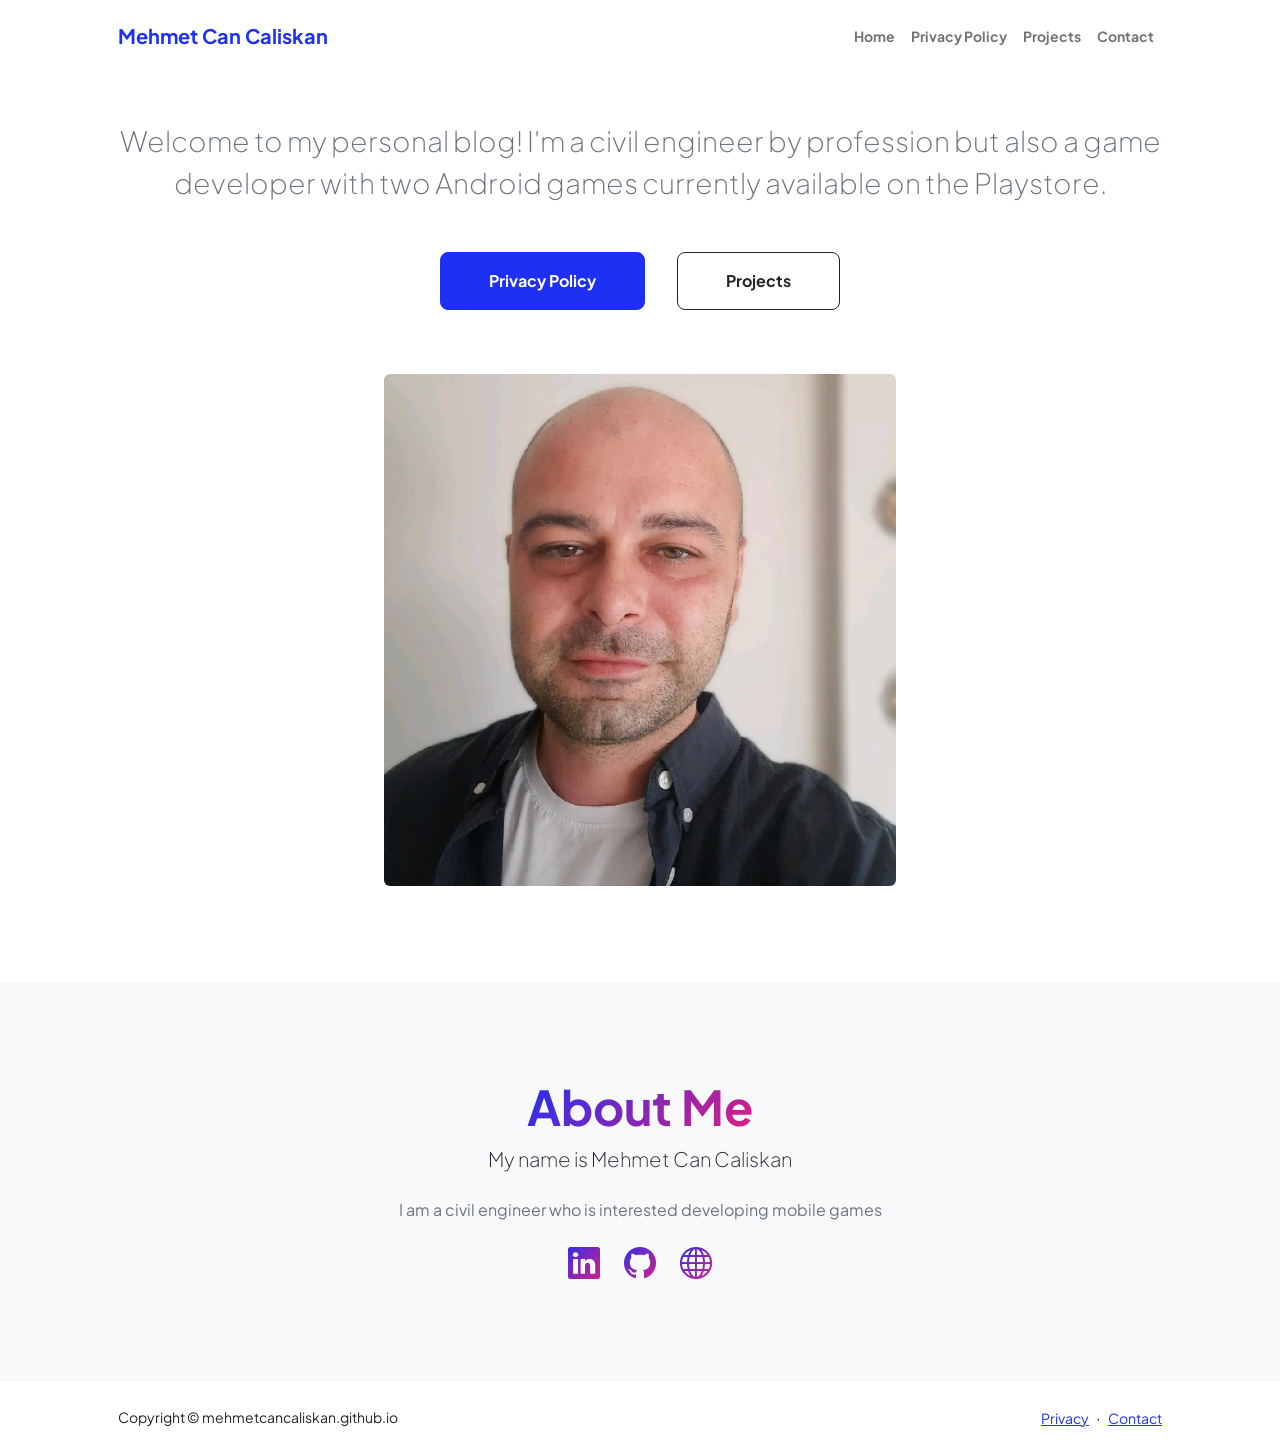
<file: index.html>
<!DOCTYPE html>
<html lang="en">
    <head>
        <meta charset="utf-8" />
        <meta name="viewport" content="width=device-width, initial-scale=1, shrink-to-fit=no" />
        <meta name="description" content="" />
        <meta name="author" content="" />
        <title>Mehmet Can Caliskan</title>
        <!-- Favicon-->
        <link rel="icon" type="image/x-icon" href="assets/favicon.ico" />
        <!-- Custom Google font-->
        <link rel="preconnect" href="https://fonts.googleapis.com" />
        <link rel="preconnect" href="https://fonts.gstatic.com" crossorigin />
        <link href="https://fonts.googleapis.com/css2?family=Plus+Jakarta+Sans:wght@100;200;300;400;500;600;700;800;900&amp;display=swap" rel="stylesheet" />
        <!-- Bootstrap icons-->
        <link href="https://cdn.jsdelivr.net/npm/bootstrap-icons@1.8.1/font/bootstrap-icons.css" rel="stylesheet" />
        <!-- Core theme CSS (includes Bootstrap)-->
        <link href="css/styles.css" rel="stylesheet" />
    </head>
    <body class="d-flex flex-column h-100">
        <main class="flex-shrink-0">
            <!-- Navigation-->
            <nav class="navbar navbar-expand-lg navbar-light bg-white py-3">
                <div class="container px-5">
                    <a class="navbar-brand" href="index.html"><span class="fw-bolder text-primary">Mehmet Can Caliskan</span></a>
                    <button class="navbar-toggler" type="button" data-bs-toggle="collapse" data-bs-target="#navbarSupportedContent" aria-controls="navbarSupportedContent" aria-expanded="false" aria-label="Toggle navigation"><span class="navbar-toggler-icon"></span></button>
                    <div class="collapse navbar-collapse" id="navbarSupportedContent">
                        <ul class="navbar-nav ms-auto mb-2 mb-lg-0 small fw-bolder">
                            <li class="nav-item"><a class="nav-link" href="index.html">Home</a></li>
                            <li class="nav-item"><a class="nav-link" href="privacypolicy.html">Privacy Policy</a></li>
                            <li class="nav-item"><a class="nav-link" href="projects.html">Projects</a></li>
                            <li class="nav-item"><a class="nav-link" href="contact.html">Contact</a></li>
                        </ul>
                    </div>
                </div>
            </nav>
            <!-- Header-->
            <header class="py-5">
                <div class="container px-5 pb-5">
                    <div class="row gx-5 align-items-center">
                        <div class="col-xxl-5">
                            <!-- Header text content-->
                            <div class="text-center text-xxl-start">
                                
                                <div class="fs-3 fw-light text-muted">Welcome to my personal blog! I'm a civil engineer by profession but also a game developer with two Android games currently available on the Playstore.</div>
                                <h1 class="display-3 fw-bolder mb-5"><span class="text-gradient d-inline"></span></h1>
                                <div class="d-grid gap-3 d-sm-flex justify-content-sm-center justify-content-xxl-start mb-3">
                                    <a class="btn btn-primary btn-lg px-5 py-3 me-sm-3 fs-6 fw-bolder" href="privacypolicy.html">Privacy Policy</a>
                                    <a class="btn btn-outline-dark btn-lg px-5 py-3 fs-6 fw-bolder" href="projects.html">Projects</a>
                                </div>
                            </div>
                        </div>
                        <div class="col-xxl-7">
                            <!-- Header profile picture-->
                            <div class="d-flex justify-content-center mt-5 mt-xxl-0">
                                <div class="profile bg-gradient-primary-to-secondary">
                                    <!-- TIP: For best results, use a photo with a transparent background like the demo example below-->
                                    <!-- Watch a tutorial on how to do this on YouTube (link)-->
                                    <img class="profile-img rounded" src="assets/profile.jpg" alt="mehmetcancaliskan" />
                                    
                                    
                                </div>
                            </div>
                        </div>
                    </div>
                </div>
            </header>
            <!-- About Section-->
            <section class="bg-light py-5">
                <div class="container px-5">
                    <div class="row gx-5 justify-content-center">
                        <div class="col-xxl-8">
                            <div class="text-center my-5">
                                <h2 class="display-5 fw-bolder"><span class="text-gradient d-inline">About Me</span></h2>
                                <p class="lead fw-light mb-4">My name is Mehmet Can Caliskan</p>
                                <p class="text-muted">I am a civil engineer who is interested developing mobile games</p>
                                <div class="d-flex justify-content-center fs-2 gap-4">
                                    <a class="text-gradient" href="https://www.linkedin.com/in/mehmetcancaliskan/"><i class="bi bi-linkedin"></i></a>
                                    <a class="text-gradient" href="https://github.com/MehmetCanCaliskan"><i class="bi bi-github"></i></a>
                                    <a class="text-gradient" href="https://touristhacks.net/"><i class="bi bi-globe"></i></a>
                                </div>
                            </div>
                        </div>
                    </div>
                </div>
            </section>
        </main>
        <!-- Footer-->
        <footer class="bg-white py-4 mt-auto">
            <div class="container px-5">
                <div class="row align-items-center justify-content-between flex-column flex-sm-row">
                    <div class="col-auto"><div class="small m-0">Copyright &copy; mehmetcancaliskan.github.io</div></div>
                    <div class="col-auto">
                        <a class="small" href="privacypolicy.html">Privacy</a>
                        <span class="mx-1">&middot;</span>
                        <a class="small" href="contact.html">Contact</a>
                    </div>
                </div>
            </div>
        </footer>
        <!-- Bootstrap core JS-->
        <script src="https://cdn.jsdelivr.net/npm/bootstrap@5.2.3/dist/js/bootstrap.bundle.min.js"></script>
        <!-- Core theme JS-->
        <script src="js/scripts.js"></script>
    </body>
</html>
</file>
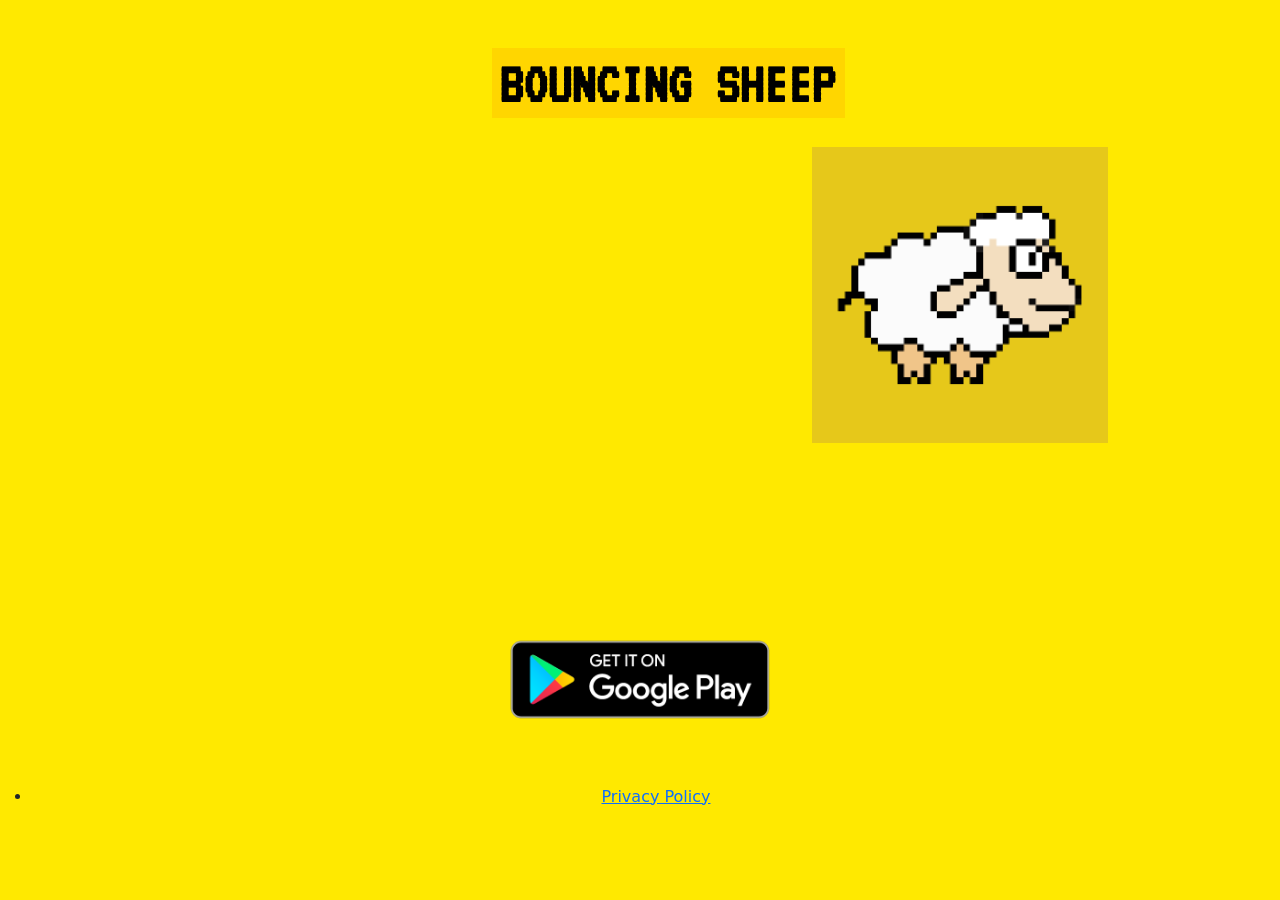
<file: product/index.html>
<!doctype html>
<html lang="en">
  <head>
    <meta charset="utf-8">
    <meta name="viewport" content="width=device-width, initial-scale=1">
    <meta name="description" content="">
    <meta name="author" content="Mehmet Can Çalışkan">
    <meta name="generator" content="Hugo 0.88.1">
    <title>Mehmet Can Çalışkan</title>

    <link rel="canonical" href="https://getbootstrap.com/docs/5.1/examples/product/">

    

    <!-- Bootstrap core CSS -->
<link href="../assets/dist/css/bootstrap.min.css" rel="stylesheet">

    <style>
      .bd-placeholder-img {
        font-size: 1.125rem;
        text-anchor: middle;
        -webkit-user-select: none;
        -moz-user-select: none;
        user-select: none;
      }

      @media (min-width: 768px) {
        .bd-placeholder-img-lg {
          font-size: 3.5rem;
        }
      }
    </style>

    
    <!-- Custom styles for this template -->
    <link href="product.css" rel="stylesheet">
    <link rel="icon" href="img/favicon.ico">
  </head>
  <body>
    


<main>
  <div class="container">
    <div class="row">
      <div class="col-md-6 col-sm-8 col-8 col-lg-4 mt-5 mx-auto">
        <a href="./">
          <img src="img/logo.png" class="logo">
        </a>
      </div>
    </div>

    <div style="margin-bottom:150px" class="row">
      <div class="col-md-12 col-lg-8 my-auto">
        <div class="video-container my-3">
         <iframe width="560" height="315" src="https://www.youtube.com/embed/gA_9XLIzhK4" title="YouTube video player" frameborder="0" allow="accelerometer; autoplay; clipboard-write; encrypted-media; gyroscope; picture-in-picture" allowfullscreen></iframe>
        </div> 
      </div>
      <div class="col-md-12 col-lg-4 my-auto">
        <img class="w-100 d-lg-block d-md-none d-sm-none d-none" src="img/favicon.ico">
      </div>
    </div>

    <div class="row">
      <div class="col-xxl-4 col-xl-4 col-md-4 mx-auto store">
       <a href="https://play.google.com/store/apps/details?id=com.MehmetCanCaliskan.BouncingSheep">
          <img  class="d-inline-block w-100" src="img/googleplaybadge.png">
        </a>
    </div>

    


  </div>




</main>

<footer class="mt-5 text-center">
 <ul>
  <li>
    <a href="privacy-policy.html">Privacy Policy</a>
  </li>

 </ul>
</footer>


    <script src="../assets/dist/js/bootstrap.bundle.min.js"></script>

      
  </body>
</html>
</file>
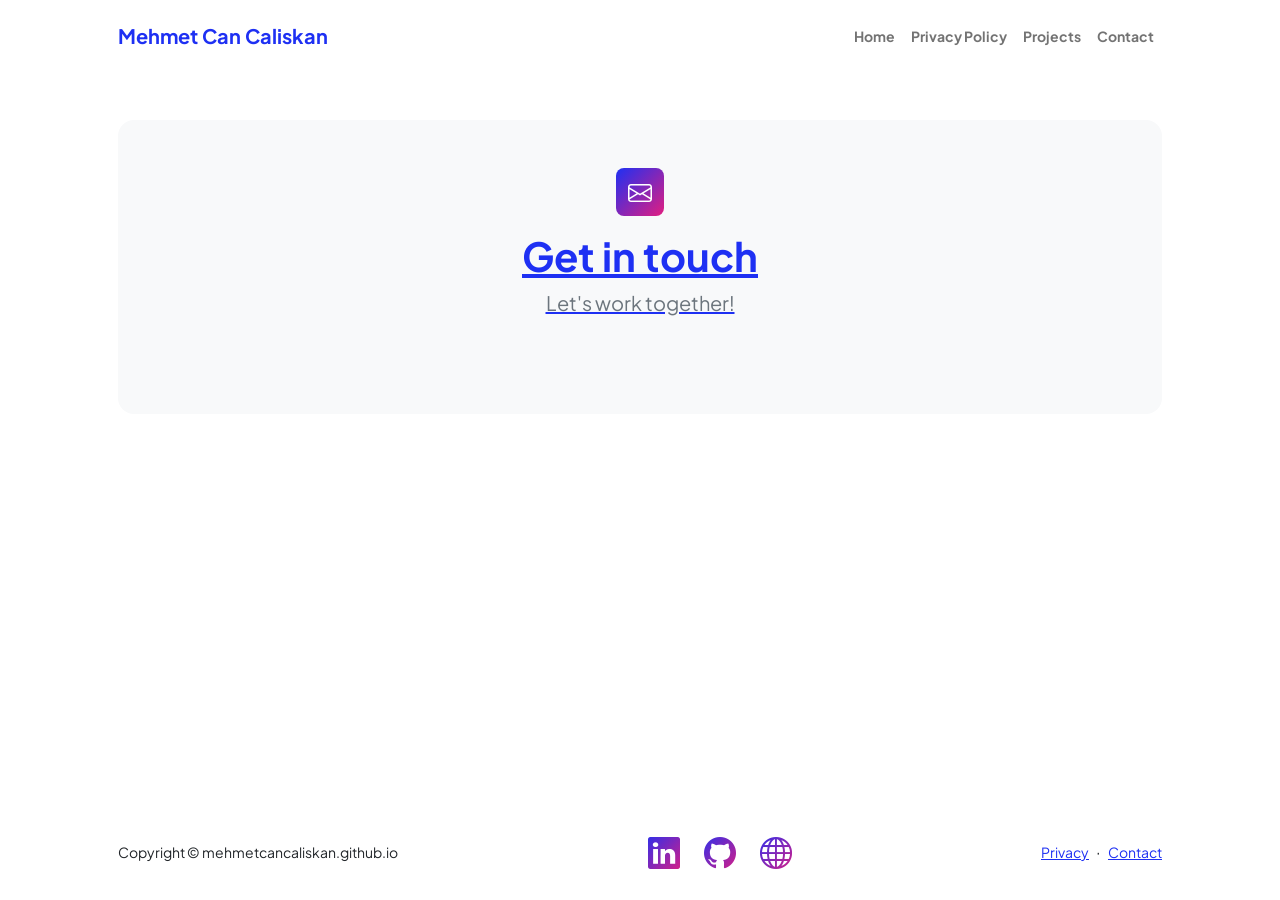
<file: contact.html>
<!DOCTYPE html>
<html lang="en">
    <head>
        <meta charset="utf-8" />
        <meta name="viewport" content="width=device-width, initial-scale=1, shrink-to-fit=no" />
        <meta name="description" content />
        <meta name="author" content />
        <title>Contact - Mehmet Can Caliskan</title>
        <!-- Favicon-->
        <link rel="icon" type="image/x-icon" href="assets/favicon.ico" />
        <!-- Custom Google font-->
        <link rel="preconnect" href="https://fonts.googleapis.com" />
        <link rel="preconnect" href="https://fonts.gstatic.com" crossorigin />
        <link href="https://fonts.googleapis.com/css2?family=Plus+Jakarta+Sans:wght@100;200;300;400;500;600;700;800;900&amp;display=swap" rel="stylesheet" />
        <!-- Bootstrap icons-->
        <link href="https://cdn.jsdelivr.net/npm/bootstrap-icons@1.8.1/font/bootstrap-icons.css" rel="stylesheet" />
        <!-- Core theme CSS (includes Bootstrap)-->
        <link href="css/styles.css" rel="stylesheet" />
    </head>
    <body class="d-flex flex-column">
        <main class="flex-shrink-0">
            <!-- Navigation-->
            <nav class="navbar navbar-expand-lg navbar-light bg-white py-3">
                <div class="container px-5">
                    <a class="navbar-brand" href="index.html"><span class="fw-bolder text-primary">Mehmet Can Caliskan</span></a>
                    <button class="navbar-toggler" type="button" data-bs-toggle="collapse" data-bs-target="#navbarSupportedContent" aria-controls="navbarSupportedContent" aria-expanded="false" aria-label="Toggle navigation"><span class="navbar-toggler-icon"></span></button>
                    <div class="collapse navbar-collapse" id="navbarSupportedContent">
                        <ul class="navbar-nav ms-auto mb-2 mb-lg-0 small fw-bolder">
                            <li class="nav-item"><a class="nav-link" href="index.html">Home</a></li>
                            <li class="nav-item"><a class="nav-link" href="privacypolicy.html">Privacy Policy</a></li>
                            <li class="nav-item"><a class="nav-link" href="projects.html">Projects</a></li>
                            <li class="nav-item"><a class="nav-link" href="contact.html">Contact</a></li>
                        </ul>
                    </div>
                </div>
            </nav>
            <!-- Page content-->
            <section class="py-5">
                <div class="container px-5">
                    <!-- Contact form-->
                    <div class="bg-light rounded-4 py-5 px-4 px-md-5">
                        <div class="text-center mb-5">
                            <a href = "mailto: mehmetcancaliskan.ce@gmail.com">
                                <div class="feature bg-primary bg-gradient-primary-to-secondary text-white rounded-3 mb-3"><i class="bi bi-envelope"></i></div>
                                <h1 class="fw-bolder">Get in touch</h1>
                                <p class="lead fw-normal text-muted mb-0">Let's work together!</p>
                            </a>
                        </div>
                        
                    </div>
                </div>
            </section>
        </main>
        <!-- Footer-->
        <footer class="bg-white py-4 mt-auto">
            <div class="container px-5">
                <div class="row align-items-center justify-content-between flex-column flex-sm-row">
                    <div class="col-auto"><div class="small m-0">Copyright &copy; mehmetcancaliskan.github.io</div></div>
                    <div class="col-auto">
                        <div class="d-flex justify-content-center fs-2 gap-4">
                            <a class="text-gradient" href="https://www.linkedin.com/in/mehmetcancaliskan/"><i class="bi bi-linkedin"></i></a>
                            <a class="text-gradient" href="https://github.com/MehmetCanCaliskan"><i class="bi bi-github"></i></a>
                            <a class="text-gradient" href="https://touristhacks.net/"><i class="bi bi-globe"></i></a>
                        </div>
                    </div>
                    <div class="col-auto">
                        <a class="small" href="privacypolicy.html">Privacy</a>
                        <span class="mx-1">&middot;</span>
                        <a class="small" href="contact.html">Contact</a>
                    </div>
                    
                </div>
            </div>
        </footer>
        <!-- Bootstrap core JS-->
        <script src="https://cdn.jsdelivr.net/npm/bootstrap@5.2.3/dist/js/bootstrap.bundle.min.js"></script>
        <!-- Core theme JS-->
        <script src="js/scripts.js"></script>
        <!-- * * * * * * * * * * * * * * * * * * * * * * * * * * * * * * * * * * * * * * * *-->
        <!-- * *                               SB Forms JS                               * *-->
        <!-- * * Activate your form at https://startbootstrap.com/solution/contact-forms * *-->
        <!-- * * * * * * * * * * * * * * * * * * * * * * * * * * * * * * * * * * * * * * * *-->
        <script src="https://cdn.startbootstrap.com/sb-forms-latest.js"></script>
    </body>
</html>
</file>
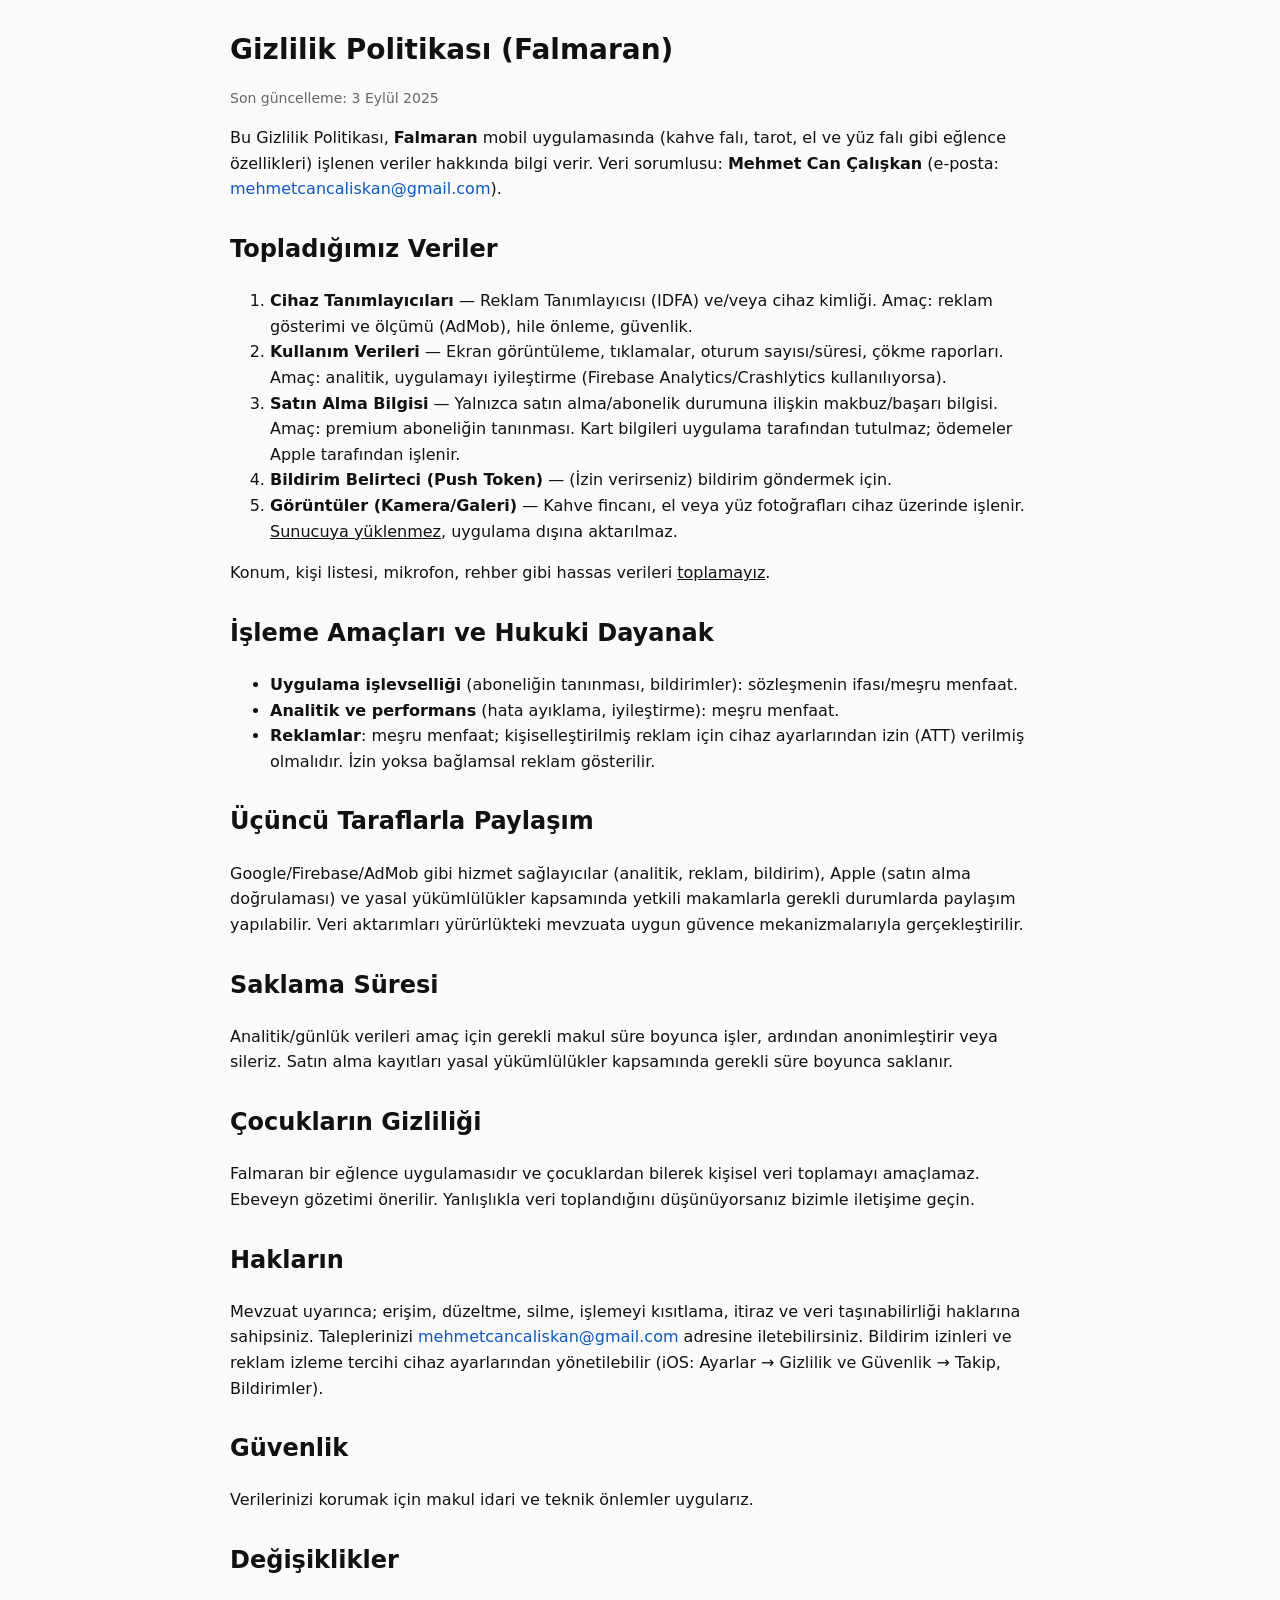
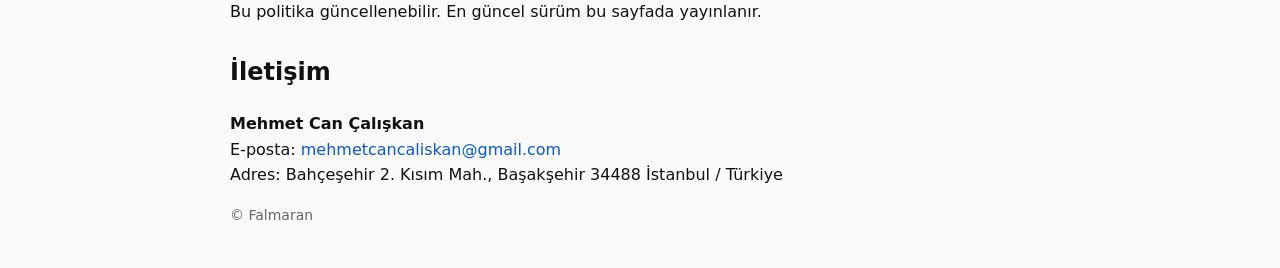
<file: privacy.html>
<!doctype html>
<html lang="tr">
<head>
  <meta charset="utf-8" />
  <meta name="viewport" content="width=device-width,initial-scale=1" />
  <title>Falmaran – Gizlilik Politikası</title>
  <meta name="description" content="Falmaran mobil uygulamasının gizlilik politikası." />
  <style>
    body{font-family:-apple-system,system-ui,Segoe UI,Roboto,Helvetica,Arial,sans-serif;line-height:1.6;margin:0;padding:0;background:#fafafa;color:#111}
    .wrap{max-width:820px;margin:0 auto;padding:28px}
    h1{font-size:28px;margin:0 0 10px}
    h2{margin-top:28px}
    .muted{color:#666;font-size:14px}
    a{color:#0a58ca;text-decoration:none}
    a:hover{text-decoration:underline}
  </style>
</head>
<body>
  <div class="wrap">
    <h1>Gizlilik Politikası (Falmaran)</h1>
    <p class="muted">Son güncelleme: 3 Eylül 2025</p>

    <p>Bu Gizlilik Politikası, <strong>Falmaran</strong> mobil uygulamasında (kahve falı, tarot, el ve yüz falı gibi eğlence özellikleri) işlenen veriler hakkında bilgi verir. Veri sorumlusu: <strong>Mehmet Can Çalışkan</strong> (e-posta: <a href="mailto:mehmetcancaliskan@gmail.com">mehmetcancaliskan@gmail.com</a>).</p>

    <h2>Topladığımız Veriler</h2>
    <ol>
      <li><strong>Cihaz Tanımlayıcıları</strong> — Reklam Tanımlayıcısı (IDFA) ve/veya cihaz kimliği. Amaç: reklam gösterimi ve ölçümü (AdMob), hile önleme, güvenlik.</li>
      <li><strong>Kullanım Verileri</strong> — Ekran görüntüleme, tıklamalar, oturum sayısı/süresi, çökme raporları. Amaç: analitik, uygulamayı iyileştirme (Firebase Analytics/Crashlytics kullanılıyorsa).</li>
      <li><strong>Satın Alma Bilgisi</strong> — Yalnızca satın alma/abonelik durumuna ilişkin makbuz/başarı bilgisi. Amaç: premium aboneliğin tanınması. Kart bilgileri uygulama tarafından tutulmaz; ödemeler Apple tarafından işlenir.</li>
      <li><strong>Bildirim Belirteci (Push Token)</strong> — (İzin verirseniz) bildirim göndermek için.</li>
      <li><strong>Görüntüler (Kamera/Galeri)</strong> — Kahve fincanı, el veya yüz fotoğrafları cihaz üzerinde işlenir. <u>Sunucuya yüklenmez</u>, uygulama dışına aktarılmaz.</li>
    </ol>
    <p>Konum, kişi listesi, mikrofon, rehber gibi hassas verileri <u>toplamayız</u>.</p>

    <h2>İşleme Amaçları ve Hukuki Dayanak</h2>
    <ul>
      <li><strong>Uygulama işlevselliği</strong> (aboneliğin tanınması, bildirimler): sözleşmenin ifası/meşru menfaat.</li>
      <li><strong>Analitik ve performans</strong> (hata ayıklama, iyileştirme): meşru menfaat.</li>
      <li><strong>Reklamlar</strong>: meşru menfaat; kişiselleştirilmiş reklam için cihaz ayarlarından izin (ATT) verilmiş olmalıdır. İzin yoksa bağlamsal reklam gösterilir.</li>
    </ul>

    <h2>Üçüncü Taraflarla Paylaşım</h2>
    <p>Google/Firebase/AdMob gibi hizmet sağlayıcılar (analitik, reklam, bildirim), Apple (satın alma doğrulaması) ve yasal yükümlülükler kapsamında yetkili makamlarla gerekli durumlarda paylaşım yapılabilir. Veri aktarımları yürürlükteki mevzuata uygun güvence mekanizmalarıyla gerçekleştirilir.</p>

    <h2>Saklama Süresi</h2>
    <p>Analitik/günlük verileri amaç için gerekli makul süre boyunca işler, ardından anonimleştirir veya sileriz. Satın alma kayıtları yasal yükümlülükler kapsamında gerekli süre boyunca saklanır.</p>

    <h2>Çocukların Gizliliği</h2>
    <p>Falmaran bir eğlence uygulamasıdır ve çocuklardan bilerek kişisel veri toplamayı amaçlamaz. Ebeveyn gözetimi önerilir. Yanlışlıkla veri toplandığını düşünüyorsanız bizimle iletişime geçin.</p>

    <h2>Hakların</h2>
    <p>Mevzuat uyarınca; erişim, düzeltme, silme, işlemeyi kısıtlama, itiraz ve veri taşınabilirliği haklarına sahipsiniz. Taleplerinizi <a href="mailto:mehmetcancaliskan@gmail.com">mehmetcancaliskan@gmail.com</a> adresine iletebilirsiniz. Bildirim izinleri ve reklam izleme tercihi cihaz ayarlarından yönetilebilir (iOS: Ayarlar → Gizlilik ve Güvenlik → Takip, Bildirimler).</p>

    <h2>Güvenlik</h2>
    <p>Verilerinizi korumak için makul idari ve teknik önlemler uygularız.</p>

    <h2>Değişiklikler</h2>
    <p>Bu politika güncellenebilir. En güncel sürüm bu sayfada yayınlanır.</p>

    <h2>İletişim</h2>
    <p><strong>Mehmet Can Çalışkan</strong><br>
    E-posta: <a href="mailto:mehmetcancaliskan@gmail.com">mehmetcancaliskan@gmail.com</a><br>
    Adres: Bahçeşehir 2. Kısım Mah., Başakşehir 34488 İstanbul / Türkiye</p>

    <p class="muted">© Falmaran</p>
  </div>
</body>
</html>
</file>
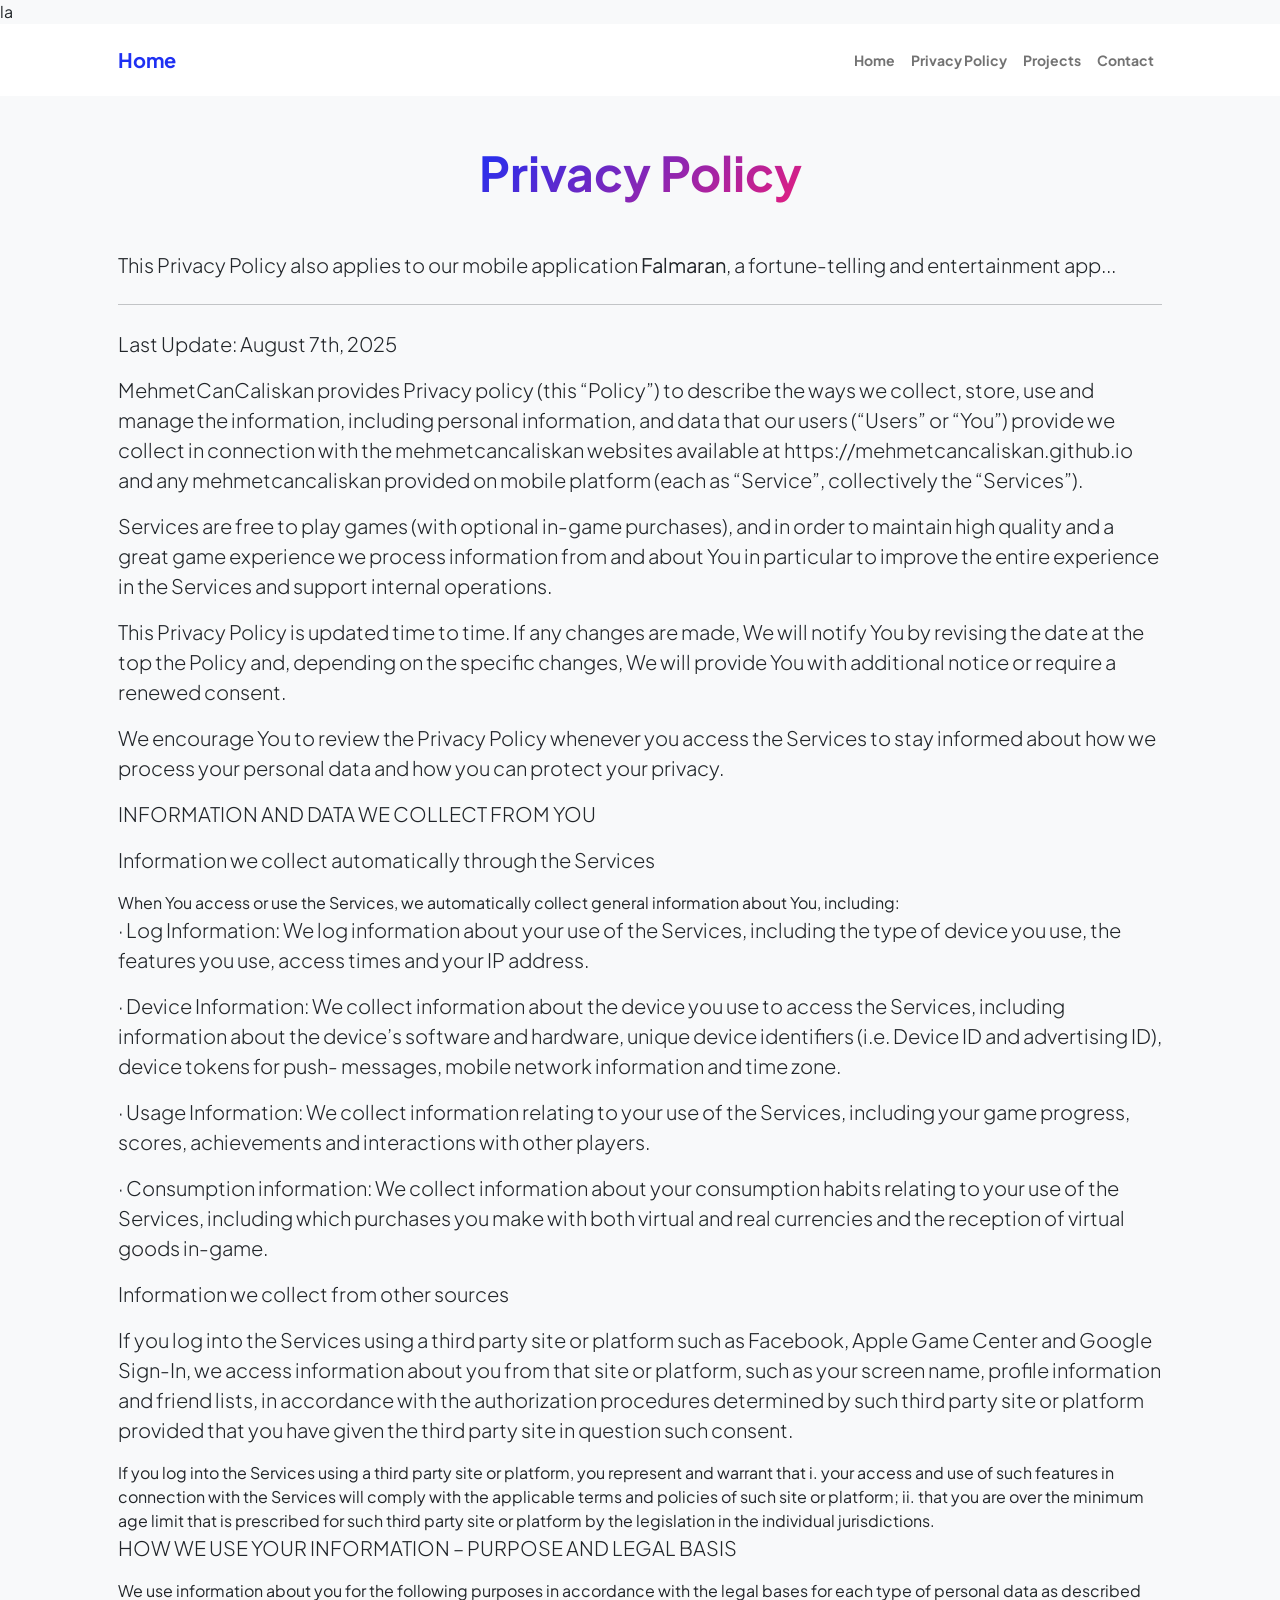
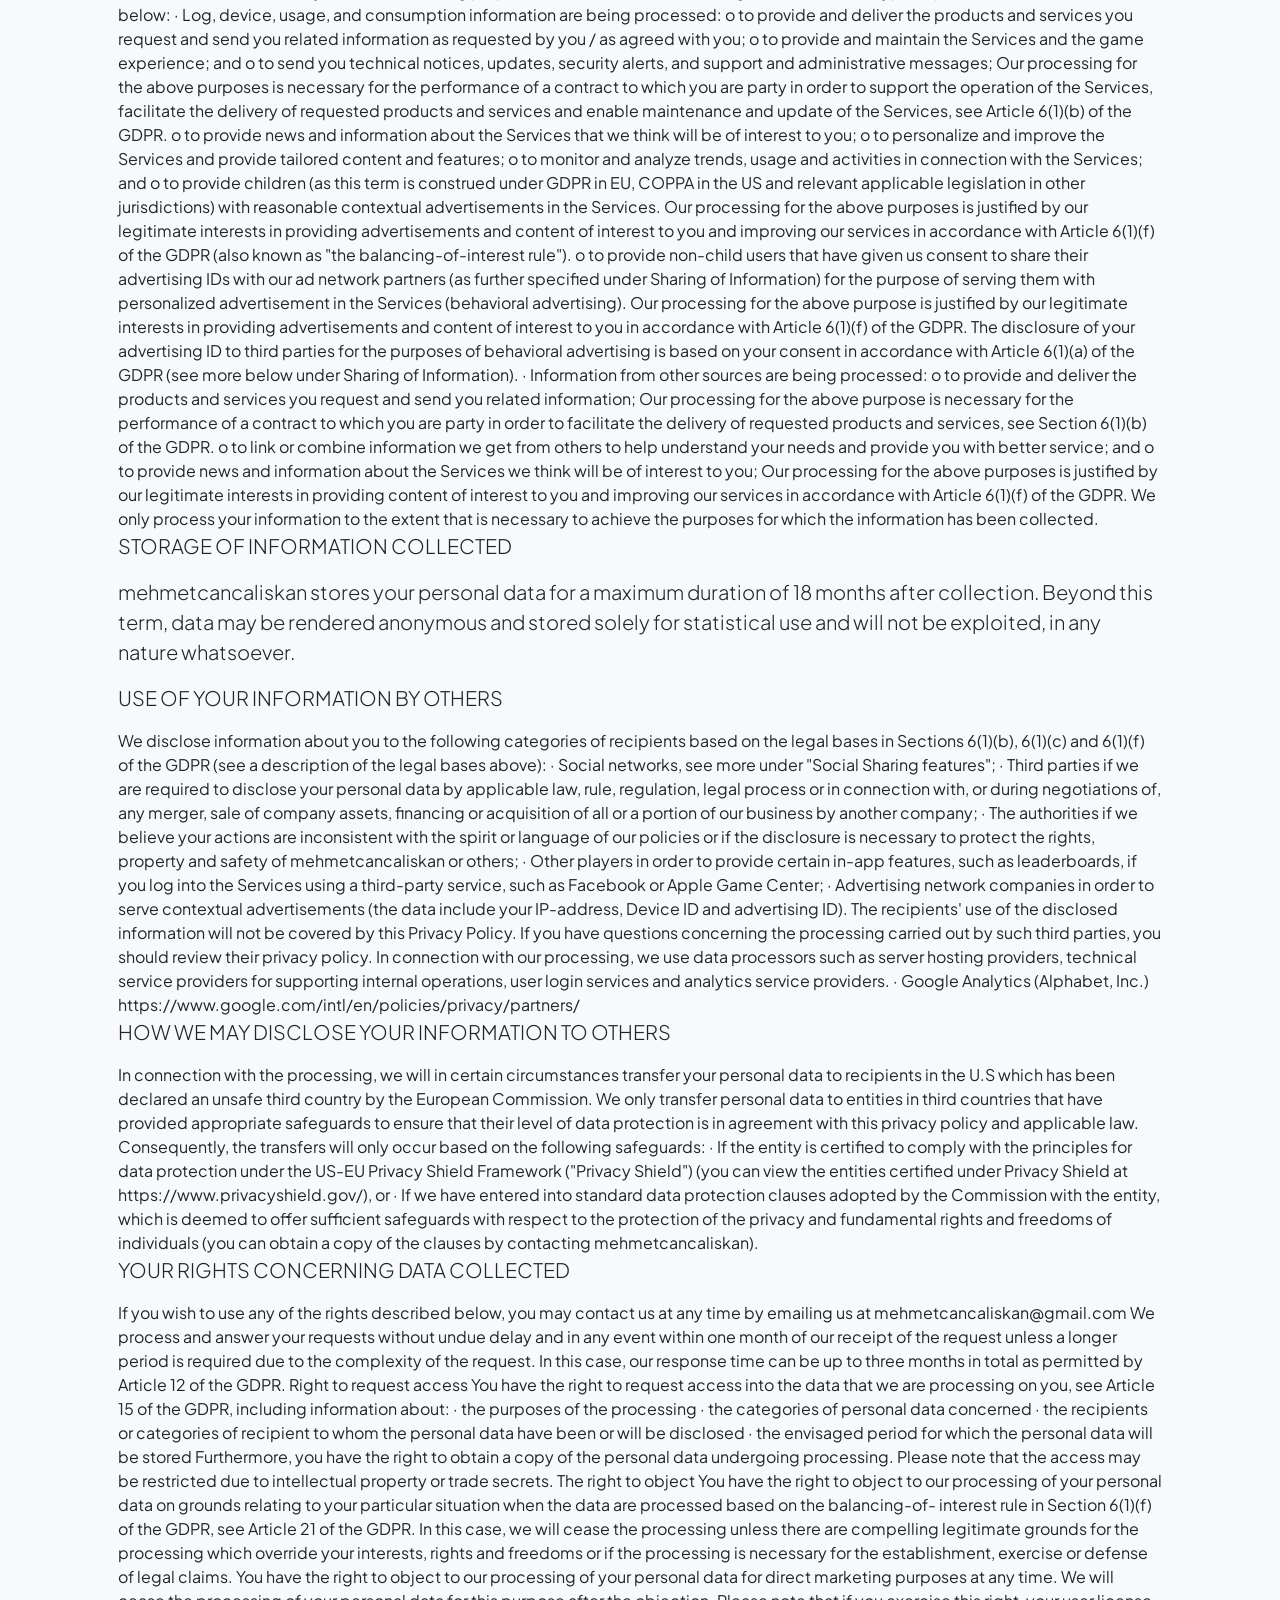
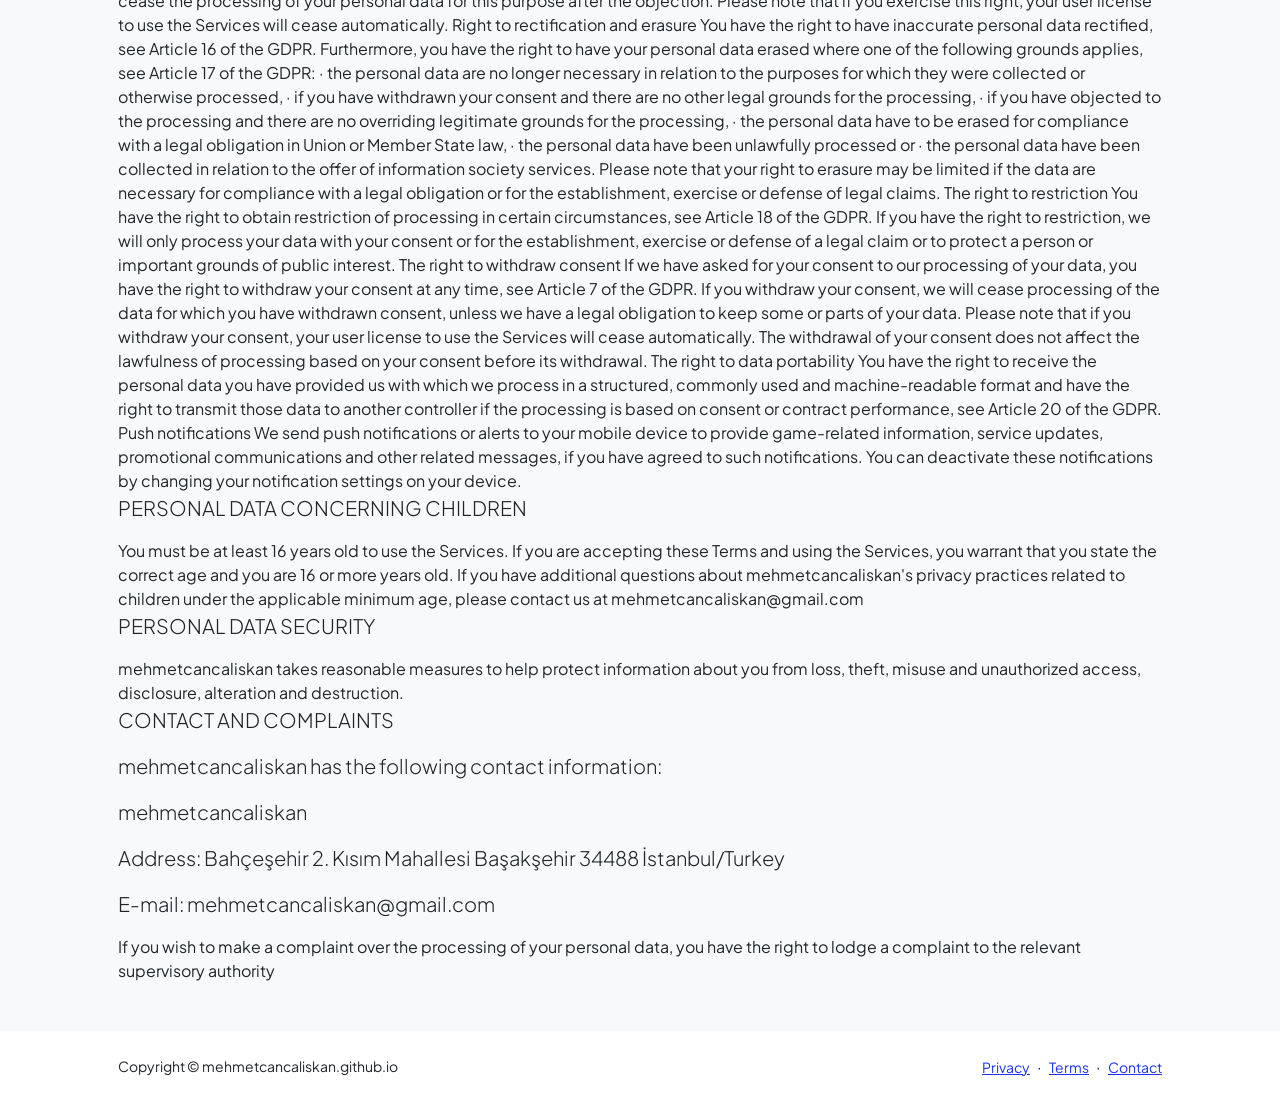
<file: privacypolicy.html>
la<!DOCTYPE html>
<html lang="en">
    <head>
        <meta charset="utf-8" />
        <meta name="viewport" content="width=device-width, initial-scale=1, shrink-to-fit=no" />
        <meta name="description" content="" />
        <meta name="author" content="" />
        <title>Privacy & Policy</title>
        <!-- Favicon-->
        <link rel="icon" type="image/x-icon" href="assets/favicon.ico" />
        <!-- Custom Google font-->
        <link rel="preconnect" href="https://fonts.googleapis.com" />
        <link rel="preconnect" href="https://fonts.gstatic.com" crossorigin />
        <link href="https://fonts.googleapis.com/css2?family=Plus+Jakarta+Sans:wght@100;200;300;400;500;600;700;800;900&amp;display=swap" rel="stylesheet" />
        <!-- Bootstrap icons-->
        <link href="https://cdn.jsdelivr.net/npm/bootstrap-icons@1.8.1/font/bootstrap-icons.css" rel="stylesheet" />
        <!-- Core theme CSS (includes Bootstrap)-->
        <link href="css/styles.css" rel="stylesheet" />
    </head>
    <body class="d-flex flex-column h-100 bg-light">
        <main class="flex-shrink-0">
            <!-- Navigation-->
            <nav class="navbar navbar-expand-lg navbar-light bg-white py-3">
                <div class="container px-5">
                    <a class="navbar-brand" href="index.html"><span class="fw-bolder text-primary">Home</span></a>
                    <button class="navbar-toggler" type="button" data-bs-toggle="collapse" data-bs-target="#navbarSupportedContent" aria-controls="navbarSupportedContent" aria-expanded="false" aria-label="Toggle navigation"><span class="navbar-toggler-icon"></span></button>
                    <div class="collapse navbar-collapse" id="navbarSupportedContent">
                        <ul class="navbar-nav ms-auto mb-2 mb-lg-0 small fw-bolder">
                            <li class="nav-item"><a class="nav-link" href="index.html">Home</a></li>
                            <li class="nav-item"><a class="nav-link" href="privacypolicy.html">Privacy Policy</a></li>
                            <li class="nav-item"><a class="nav-link" href="projects.html">Projects</a></li>
                            <li class="nav-item"><a class="nav-link" href="contact.html">Contact</a></li>
                        </ul>
                    </div>
                </div>
            </nav>
            <!-- Page Content-->
            <div class="container px-5 my-5">
                <div class="text-center mb-5">
                    <h1 class="display-5 fw-bolder mb-0"><span class="text-gradient d-inline">Privacy Policy</span></h1>
                </div>
                <div class="jumbotron">
                    
                    <p class="lead">
                    This Privacy Policy also applies to our mobile application <strong>Falmaran</strong>, a fortune-telling and entertainment app...
                    </p>
                    <hr class="my-4">
                    <p class="lead">Last Update: August 7th, 2025 </p>

                        
                        <p class="lead">
                        MehmetCanCaliskan provides Privacy policy (this “Policy”) to describe the ways we collect, store, use and manage the information, 
                        including personal information, and data that our users (“Users” or “You”) provide we collect in connection with the mehmetcancaliskan 
                        websites available at https://mehmetcancaliskan.github.io and any mehmetcancaliskan provided on mobile platform (each as “Service”, collectively 
                        the “Services”).</p>
                        
                         
                        <p class="lead">
                        Services are free to play games (with optional in-game purchases), and in order to maintain high quality and a great game experience we process 
                        information from and about You in particular to improve the entire experience in the Services and support internal operations.</p>
                        
                         
                        <p class="lead">
                        This Privacy Policy is updated time to time. If any changes are made, We will notify You by revising the date at the top the Policy and, depending on the specific changes, We will provide You with additional notice or require a renewed consent.
                        </p>
                         
                        <p class="lead">
                        We encourage You to review the Privacy Policy whenever you access the Services to stay informed about how we process your personal data and how you can protect your privacy.
                        </p>
                        <p class="lead">INFORMATION AND DATA WE COLLECT FROM YOU</p>
                        <p class="lead">Information we collect automatically through the Services</p>
                        
                        When You access or use the Services, we automatically collect general information about You, including:
                        <p class="lead">·      Log Information: We log information about your use of the Services, including the type of device you use, the features you use, access times and your IP address.</p>
                        <p class="lead">·      Device Information: We collect information about the device you use to access the Services, including information about the device’s software and hardware, unique device identifiers (i.e. Device ID and advertising ID), device tokens for push- messages, mobile network information and time zone.</p>
                        
                        <p class="lead">·      Usage Information: We collect information relating to your use of the Services, including your game progress, scores, achievements and interactions with other players.</p>
                        
                        <p class="lead">·      Consumption information: We collect information about your consumption habits relating to your use of the Services, including which purchases you make with both virtual and real currencies and the reception of virtual goods in-game.</p>
                        <p class="lead">Information we collect from other sources
                        
                            <p class="lead">If you log into the Services using a third party site or platform such as Facebook, Apple Game Center and Google Sign-In, we access information about you from that site or platform, such as your screen name, profile information and friend lists, in accordance with the authorization procedures determined by such third party site or platform provided that you have given the third party site in question such consent.</p>
                        
                        If you log into the Services using a third party site or platform, you represent and warrant that
                        
                              i.         your access and use of such features in connection with the Services will comply with the applicable terms and policies of such site or platform;
                        
                             ii.         that you are over the minimum age limit that is prescribed for such third party site or platform by the legislation in the individual jurisdictions.
                        
                         
                             <p class="lead">HOW WE USE YOUR INFORMATION – PURPOSE AND LEGAL BASIS</p>
                        
                        We use information about you for the following purposes in accordance with the legal bases for each type of personal data as described below:
                        
                        ·      Log, device, usage, and consumption information are being processed:
                        
                        o   to provide and deliver the products and services you request and send you related information as requested by you / as agreed with you;
                        
                        o   to provide and maintain the Services and the game experience; and
                        
                        o   to send you technical notices, updates, security alerts, and support and administrative messages;
                        
                        Our processing for the above purposes is necessary for the performance of a contract to which you are party in order to support the operation of the Services, facilitate the delivery of requested products and services and enable maintenance and update of the Services, see Article 6(1)(b) of the GDPR.
                        
                        o   to provide news and information about the Services that we think will be of interest to you;
                        
                        o   to personalize and improve the Services and provide tailored content and features;
                        
                        o   to monitor and analyze trends, usage and activities in connection with the Services; and
                        
                        o   to provide children (as this term is construed under GDPR in EU, COPPA in the US and relevant applicable legislation in other jurisdictions) with reasonable contextual advertisements in the Services.
                        
                        Our processing for the above purposes is justified by our legitimate interests in providing advertisements and content of interest to you and improving our services in accordance with Article 6(1)(f) of the GDPR (also known as "the balancing-of-interest rule").
                        
                        o   to provide non-child users that have given us consent to share their advertising IDs with our ad network partners (as further specified under Sharing of Information) for the purpose of serving them with personalized advertisement in the Services (behavioral advertising).
                        
                        Our processing for the above purpose is justified by our legitimate interests in providing advertisements and content of interest to you in accordance with Article 6(1)(f) of the GDPR. The disclosure of your advertising ID to third parties for the purposes of behavioral advertising is based on your consent in accordance with Article 6(1)(a) of the GDPR (see more below under Sharing of Information).
                        
                        ·      Information from other sources are being processed:
                        
                        o   to provide and deliver the products and services you request and send you related information;
                        
                        Our processing for the above purpose is necessary for the performance of a contract to which you are party in order to facilitate the delivery of requested products and services, see Section 6(1)(b) of the GDPR.
                        
                        o   to link or combine information we get from others to help understand your needs and provide you with better service; and
                        
                        o   to provide news and information about the Services we think will be of interest to you;
                        
                        Our processing for the above purposes is justified by our legitimate interests in providing content of interest to you and improving our services in accordance with Article 6(1)(f) of the GDPR.
                        
                        We only process your information to the extent that is necessary to achieve the purposes for which the information has been collected.
                        
                         
                        <p class="lead">STORAGE OF INFORMATION COLLECTED</p>
                        
                        <p class="lead">mehmetcancaliskan stores your personal data for a maximum duration of 18 months after collection. Beyond this term, data may be rendered anonymous and stored solely for statistical use and will not be exploited, in any nature whatsoever.</p>
                        
                         
                        <p class="lead">USE OF YOUR INFORMATION BY OTHERS</p>
                        
                        We disclose information about you to the following categories of recipients based on the legal bases in Sections 6(1)(b), 6(1)(c) and 6(1)(f) of the GDPR (see a description of the legal bases above):
                        
                        ·       Social networks, see more under "Social Sharing features";
                        
                        ·       Third parties if we are required to disclose your personal data by applicable law, rule, regulation, legal process or in connection with, or during negotiations of, any merger, sale of company assets, financing or acquisition of all or a portion of our business by another company;
                        
                        ·       The authorities if we believe your actions are inconsistent with the spirit or language of our policies or if the disclosure is necessary to protect the rights, property and safety of mehmetcancaliskan or others;
                        
                        ·       Other players in order to provide certain in-app features, such as leaderboards, if you log into the Services using a third-party service, such as Facebook or Apple Game Center;
                        
                        ·       Advertising network companies in order to serve contextual advertisements (the data include your IP-address, Device ID and advertising ID).
                        
                       
                        
                        The recipients' use of the disclosed information will not be covered by this Privacy Policy. If you have questions concerning the processing carried out by such third parties, you should review their privacy policy.
                        
                        In connection with our processing, we use data processors such as server hosting providers, technical service providers for supporting internal operations, user login services and analytics service providers.
                        
                        ·       Google Analytics (Alphabet, Inc.) https://www.google.com/intl/en/policies/privacy/partners/
                        
                       
                        <p class="lead">HOW WE MAY DISCLOSE YOUR INFORMATION TO OTHERS</p>
                        
                        In connection with the processing, we will in certain circumstances transfer your personal data to recipients in the U.S which has been declared an unsafe third country by the European Commission.
                        
                        We only transfer personal data to entities in third countries that have provided appropriate safeguards to ensure that their level of data protection is in agreement with this privacy policy and applicable law.
                        
                        Consequently, the transfers will only occur based on the following safeguards:
                        
                        ·       If the entity is certified to comply with the principles for data protection under the US-EU Privacy Shield Framework ("Privacy Shield") (you can view the entities certified under Privacy Shield at https://www.privacyshield.gov/), or
                        
                        ·       If we have entered into standard data protection clauses adopted by the Commission with the entity, which is deemed to offer sufficient safeguards with respect to the protection of the privacy and fundamental rights and freedoms of individuals (you can obtain a copy of the clauses by contacting mehmetcancaliskan).
                        <p class="lead">YOUR RIGHTS CONCERNING DATA COLLECTED</p>
                        
                        If you wish to use any of the rights described below, you may contact us at any time by emailing us at mehmetcancaliskan@gmail.com
                        
                        We process and answer your requests without undue delay and in any event within one month of our receipt of the request unless a longer period is required due to the complexity of the request. In this case, our response time can be up to three months in total as permitted by Article 12 of the GDPR.
                        Right to request access
                        
                        You have the right to request access into the data that we are processing on you, see Article 15 of the GDPR, including information about:
                        
                        ·       the purposes of the processing
                        
                        ·       the categories of personal data concerned
                        
                        ·       the recipients or categories of recipient to whom the personal data have been or will be disclosed
                        
                        ·       the envisaged period for which the personal data will be stored
                        
                        Furthermore, you have the right to obtain a copy of the personal data undergoing processing. Please note that the access may be restricted due to intellectual property or trade secrets.
                        The right to object
                        
                        You have the right to object to our processing of your personal data on grounds relating to your particular situation when the data are processed based on the balancing-of- interest rule in Section 6(1)(f) of the GDPR, see Article 21 of the GDPR. In this case, we will cease the processing unless there are compelling legitimate grounds for the processing which override your interests, rights and freedoms or if the processing is necessary for the establishment, exercise or defense of legal claims.
                        
                        You have the right to object to our processing of your personal data for direct marketing purposes at any time. We will cease the processing of your personal data for this purpose after the objection. Please note that if you exercise this right, your user license to use the Services will cease automatically.
                        Right to rectification and erasure
                        
                        You have the right to have inaccurate personal data rectified, see Article 16 of the GDPR.
                        
                        Furthermore, you have the right to have your personal data erased where one of the following grounds applies, see Article 17 of the GDPR:
                        
                        ·       the personal data are no longer necessary in relation to the purposes for which they were collected or otherwise processed,
                        
                        ·       if you have withdrawn your consent and there are no other legal grounds for the processing,
                        
                        ·       if you have objected to the processing and there are no overriding legitimate grounds for the processing,
                        
                        ·       the personal data have to be erased for compliance with a legal obligation in Union or Member State law,
                        
                        ·       the personal data have been unlawfully processed or
                        
                        ·       the personal data have been collected in relation to the offer of information society services.
                        
                        Please note that your right to erasure may be limited if the data are necessary for compliance with a legal obligation or for the establishment, exercise or defense of legal claims.
                        The right to restriction
                        
                        You have the right to obtain restriction of processing in certain circumstances, see Article 18 of the GDPR. If you have the right to restriction, we will only process your data with your consent or for the establishment, exercise or defense of a legal claim or to protect a person or important grounds of public interest.
                        The right to withdraw consent
                        
                        If we have asked for your consent to our processing of your data, you have the right to withdraw your consent at any time, see Article 7 of the GDPR.
                        
                        If you withdraw your consent, we will cease processing of the data for which you have withdrawn consent, unless we have a legal obligation to keep some or parts of your data.
                        
                        Please note that if you withdraw your consent, your user license to use the Services will cease automatically.
                        
                        The withdrawal of your consent does not affect the lawfulness of processing based on your consent before its withdrawal.
                        The right to data portability
                        
                        You have the right to receive the personal data you have provided us with which we process in a structured, commonly used and machine-readable format and have the right to transmit those data to another controller if the processing is based on consent or contract performance, see Article 20 of the GDPR.
                        Push notifications
                        
                        We send push notifications or alerts to your mobile device to provide game-related information, service updates, promotional communications and other related messages, if you have agreed to such notifications. You can deactivate these notifications by changing your notification settings on your device.
                        <p class="lead">PERSONAL DATA CONCERNING CHILDREN</p>
                        
                        You must be at least 16 years old to use the Services. If you are accepting these Terms and using the Services, you warrant that you state the correct age and you are 16 or more years old.
                        
                        If you have additional questions about mehmetcancaliskan's privacy practices related to children under the applicable minimum age, please contact us at mehmetcancaliskan@gmail.com
                        <p class="lead">PERSONAL DATA SECURITY</p>
                        
                        mehmetcancaliskan takes reasonable measures to help protect information about you from loss, theft, misuse and unauthorized access, disclosure, alteration and destruction.
                        
                        <p class="lead">CONTACT AND COMPLAINTS</p>
                        
                        <p class="lead">mehmetcancaliskan has the following contact information:</p>
                        
                        <p class="lead">mehmetcancaliskan </p>
                        
                        <p class="lead">Address: Bahçeşehir 2. Kısım Mahallesi  Başakşehir 34488 İstanbul/Turkey</p>
                        
                        <p class="lead">E-mail: mehmetcancaliskan@gmail.com</p>
                        
                        
                        If you wish to make a complaint over the processing of your personal data, you have the right to lodge a complaint to the relevant supervisory authority</p>
                    
                  </div>
                
                
            </div>
        </main>
        <!-- Footer-->
        <footer class="bg-white py-4 mt-auto">
            <div class="container px-5">
                <div class="row align-items-center justify-content-between flex-column flex-sm-row">
                    <div class="col-auto"><div class="small m-0">Copyright &copy; mehmetcancaliskan.github.io</div></div>
                    <div class="col-auto">
                        <a class="small" href="#!">Privacy</a>
                        <span class="mx-1">&middot;</span>
                        <a class="small" href="#!">Terms</a>
                        <span class="mx-1">&middot;</span>
                        <a class="small" href="#!">Contact</a>
                    </div>
                </div>
            </div>
        </footer>
        <!-- Bootstrap core JS-->
        <script src="https://cdn.jsdelivr.net/npm/bootstrap@5.2.3/dist/js/bootstrap.bundle.min.js"></script>
        <!-- Core theme JS-->
        <script src="js/scripts.js"></script>
    </body>
</html>
</file>
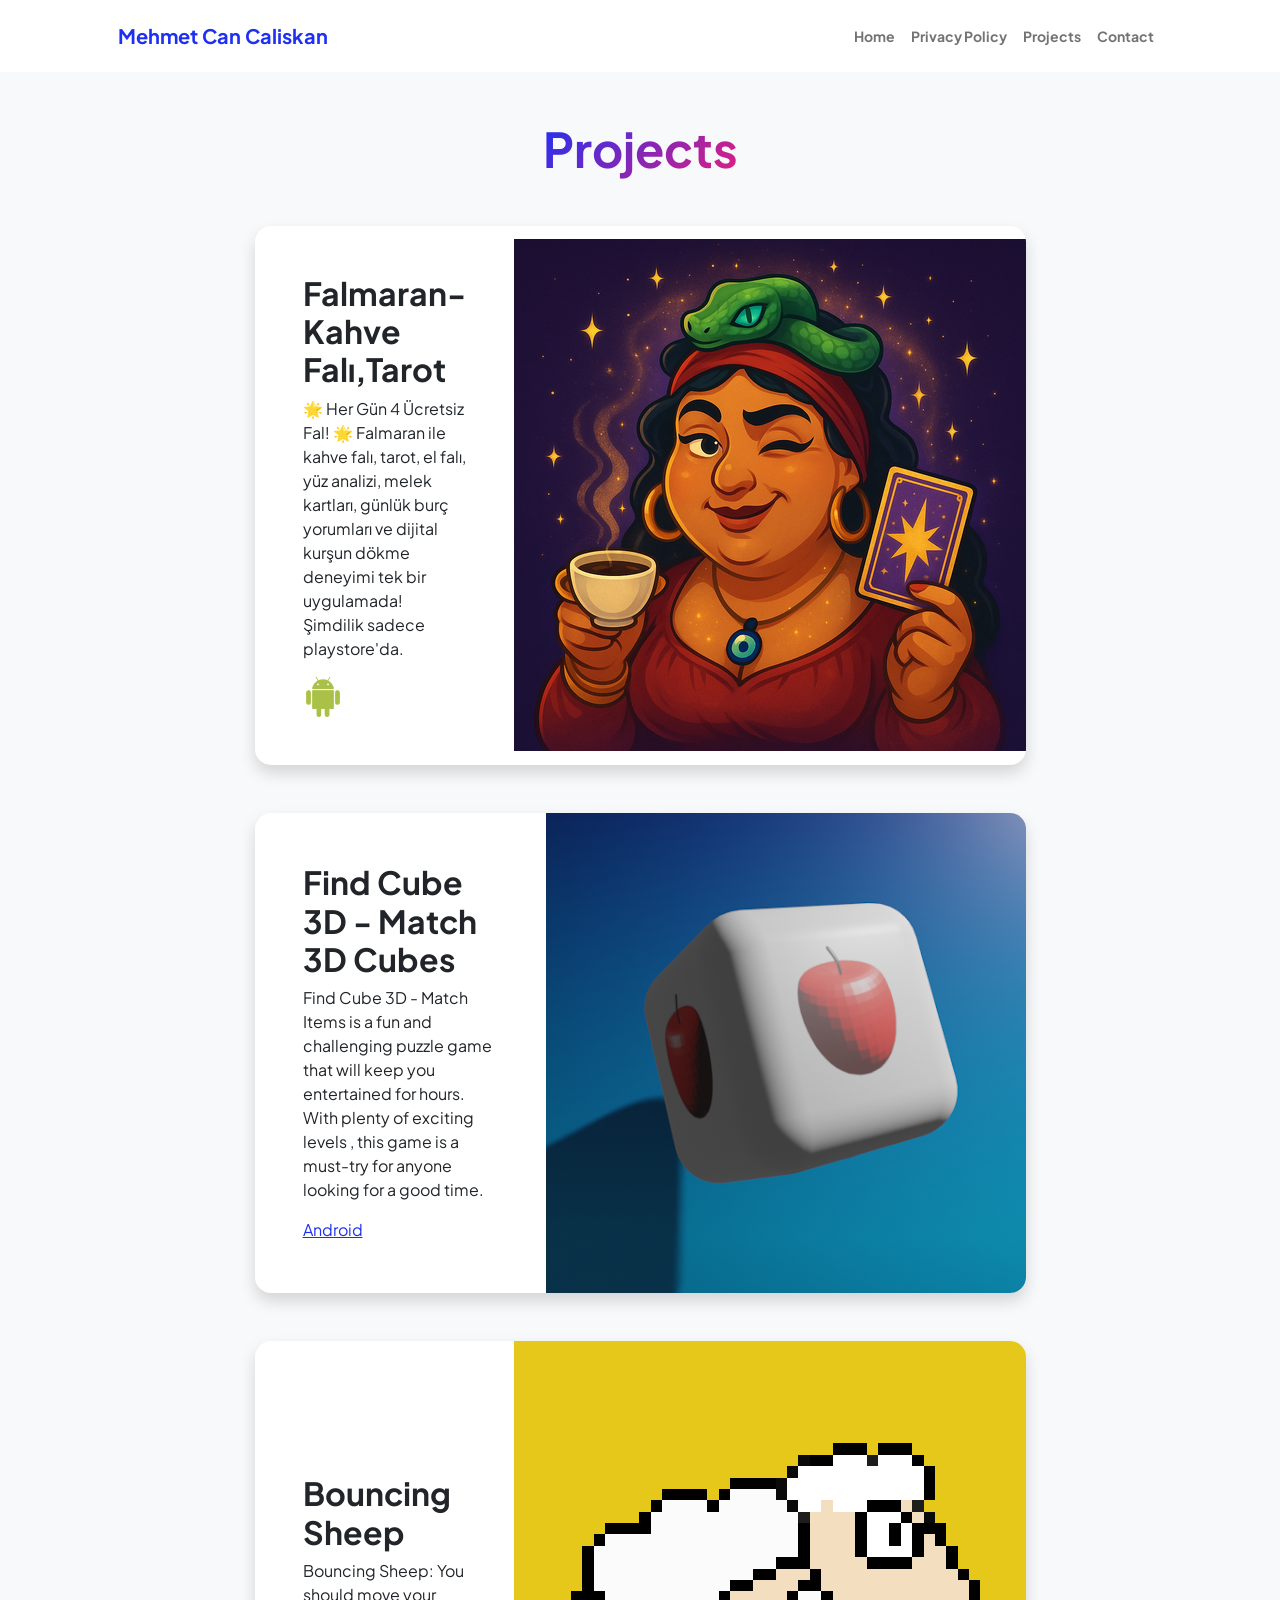
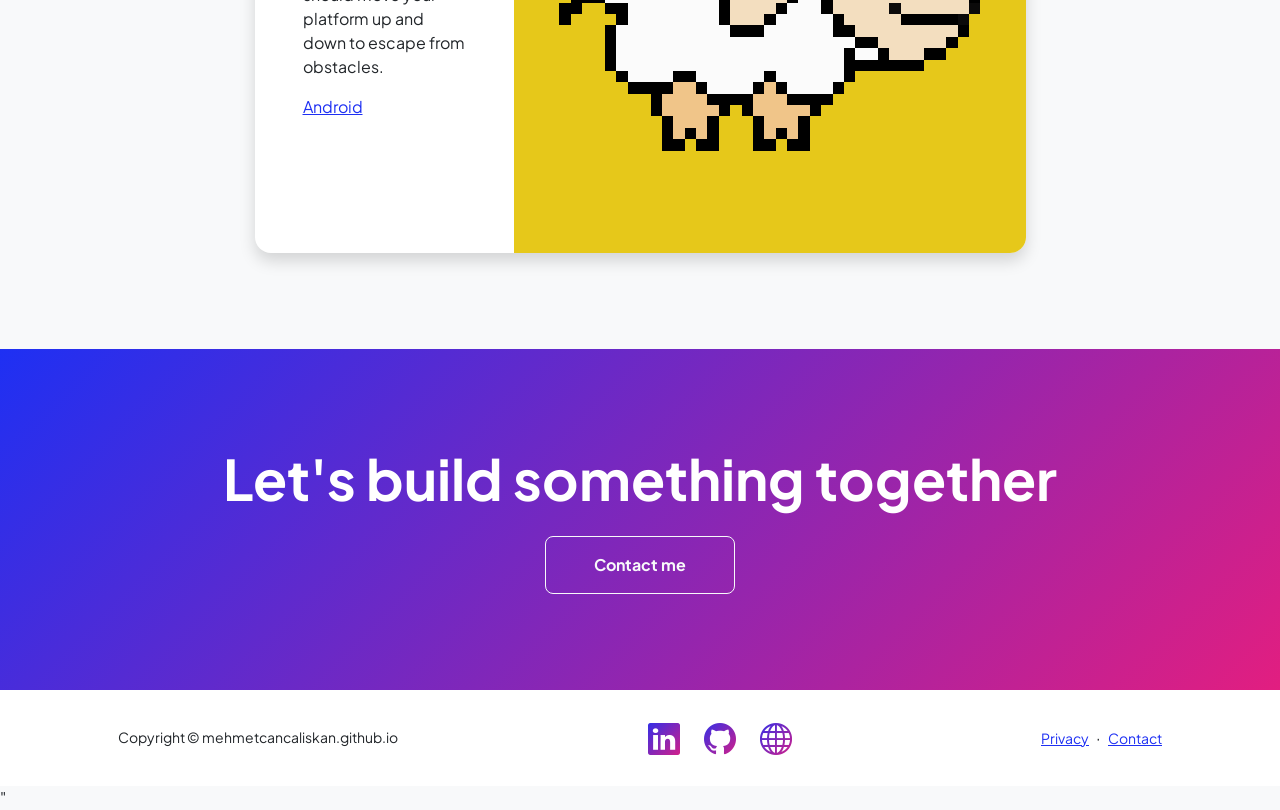
<file: projects.html>
<!DOCTYPE html>
<html lang="en">
    <head>
        <meta charset="utf-8" />
        <meta name="viewport" content="width=device-width, initial-scale=1, shrink-to-fit=no" />
        <meta name="description" content="" />
        <meta name="author" content="" />
        <title>Projects - Mehmet Can Caliskan</title>
        <!-- Favicon-->
        <link rel="icon" type="image/x-icon" href="assets/favicon.ico" />
        <!-- Custom Google font-->
        <link rel="preconnect" href="https://fonts.googleapis.com" />
        <link rel="preconnect" href="https://fonts.gstatic.com" crossorigin />
        <link href="https://fonts.googleapis.com/css2?family=Plus+Jakarta+Sans:wght@100;200;300;400;500;600;700;800;900&amp;display=swap" rel="stylesheet" />
        <!-- Bootstrap icons-->
        <link href="https://cdn.jsdelivr.net/npm/bootstrap-icons@1.8.1/font/bootstrap-icons.css" rel="stylesheet" />
        <!-- Core theme CSS (includes Bootstrap)-->
        <link href="css/styles.css" rel="stylesheet" />
    </head>
    <body class="d-flex flex-column h-100 bg-light">
        <main class="flex-shrink-0">
            <!-- Navigation-->
            <nav class="navbar navbar-expand-lg navbar-light bg-white py-3">
                <div class="container px-5">
                    <a class="navbar-brand" href="index.html"><span class="fw-bolder text-primary">Mehmet Can Caliskan</span></a>
                    <button class="navbar-toggler" type="button" data-bs-toggle="collapse" data-bs-target="#navbarSupportedContent" aria-controls="navbarSupportedContent" aria-expanded="false" aria-label="Toggle navigation"><span class="navbar-toggler-icon"></span></button>
                    <div class="collapse navbar-collapse" id="navbarSupportedContent">
                        <ul class="navbar-nav ms-auto mb-2 mb-lg-0 small fw-bolder">
                            <li class="nav-item"><a class="nav-link" href="index.html">Home</a></li>
                            <li class="nav-item"><a class="nav-link" href="privacypolicy.html">Privacy Policy</a></li>
                            <li class="nav-item"><a class="nav-link" href="projects.html">Projects</a></li>
                            <li class="nav-item"><a class="nav-link" href="contact.html">Contact</a></li>
                        </ul>
                    </div>
                </div>
            </nav>
            <!-- Projects Section-->
            <section class="py-5">
                <div class="container px-5 mb-5">
                    <div class="text-center mb-5">
                        <h1 class="display-5 fw-bolder mb-0"><span class="text-gradient d-inline">Projects</span></h1>
                    </div>
                    <div class="row gx-5 justify-content-center">
                        <div class="col-lg-11 col-xl-9 col-xxl-8">
                            <!-- Project Card 0-->
                            <div class="card overflow-hidden shadow rounded-4 border-0 mb-5">
                                <div class="card-body p-0">
                                    <div class="d-flex align-items-center">
                                        <div class="p-5">
                                            <h2 class="fw-bolder">Falmaran-Kahve Falı,Tarot</h2>
                                            <p>🌟 Her Gün 4 Ücretsiz Fal! 🌟 Falmaran ile kahve falı, tarot, el falı, yüz analizi, melek kartları, günlük burç yorumları ve dijital kurşun dökme deneyimi tek bir uygulamada! Şimdilik sadece playstore'da. </p>
                                            <a href="https://play.google.com/store/apps/details?id=com.falmaran.app">
                                            <img src="assets/android.png" alt="Android" style="height:40px; width:auto;">
                                            </a>
                                           


                                        </div>
                                        <img class="img-fluid" src="assets/falmaran.png" alt="falmaran" />
                                    </div>
                                </div>
                            </div>
                            <!-- Project Card 1-->
                            <div class="card overflow-hidden shadow rounded-4 border-0 mb-5">
                                <div class="card-body p-0">
                                    <div class="d-flex align-items-center">
                                        <div class="p-5">
                                            <h2 class="fw-bolder">Find Cube 3D - Match 3D Cubes</h2>
                                            <p>Find Cube 3D - Match Items is a fun and challenging puzzle game that will keep you entertained for hours. With plenty of exciting levels , this game is a must-try for anyone looking for a good time. </p>
                                            <a  href="https://play.google.com/store/apps/details?id=com.MehmetCanCaliskan.FindCube3D&pli=1">Android</a>
                                           


                                        </div>
                                        <img class="img-fluid" src="assets/findCube3D.png" alt="findCube3D" />
                                    </div>
                                </div>
                            </div>
                            <!-- Project Card 2-->
                            <div class="card overflow-hidden shadow rounded-4 border-0">
                                <div class="card-body p-0">
                                    <div class="d-flex align-items-center">
                                        <div class="p-5">
                                            <h2 class="fw-bolder">Bouncing Sheep</h2>
                                            <p>Bouncing Sheep: You should move your platform up and down to escape from obstacles.</p>
                                            <a href="https://play.google.com/store/apps/details?id=com.MehmetCanCaliskan.BouncingSheep">Android</a>
                                        </div>
                                        <img class="img-fluid" src="assets/bouncingsheep.png" alt="bouncingsheep" />
                                    </div>
                                </div>
                            </div>
                        </div>
                    </div>
                </div>
            </section>
            <!-- Call to action section-->
            <section class="py-5 bg-gradient-primary-to-secondary text-white">
                <div class="container px-5 my-5">
                    <div class="text-center">
                        <h2 class="display-4 fw-bolder mb-4">Let's build something together</h2>
                        <a class="btn btn-outline-light btn-lg px-5 py-3 fs-6 fw-bolder" href="contact.html">Contact me</a>
                    </div>
                </div>
            </section>
        </main>
        <!-- Footer-->
        <footer class="bg-white py-4 mt-auto">
            <div class="container px-5">
                <div class="row align-items-center justify-content-between flex-column flex-sm-row">
                    <div class="col-auto"><div class="small m-0">Copyright &copy; mehmetcancaliskan.github.io</div></div>
                    <div class="col-auto">
                        <div class="d-flex justify-content-center fs-2 gap-4">
                            <a class="text-gradient" href="https://www.linkedin.com/in/mehmetcancaliskan/"><i class="bi bi-linkedin"></i></a>
                            <a class="text-gradient" href="https://github.com/MehmetCanCaliskan"><i class="bi bi-github"></i></a>
                            <a class="text-gradient" href="https://touristhacks.net/"><i class="bi bi-globe"></i></a>
                        </div>
                    </div>
                    <div class="col-auto">
                        <a class="small" href="privacypolicy.html">Privacy</a>
                        <span class="mx-1">&middot;</span>
                        <a class="small" href="contact.html">Contact</a>
                    </div>
                    
                </div>
            </div>
        </footer>
        <!-- Bootstrap core JS-->
        <script src="https://cdn.jsdelivr.net/npm/bootstrap@5.2.3/dist/js/bootstrap.bundle.min.js"></script>
        <!-- Core theme JS-->
        <script src="js/scripts.js"></script>
    </body>
</html>"
</file>
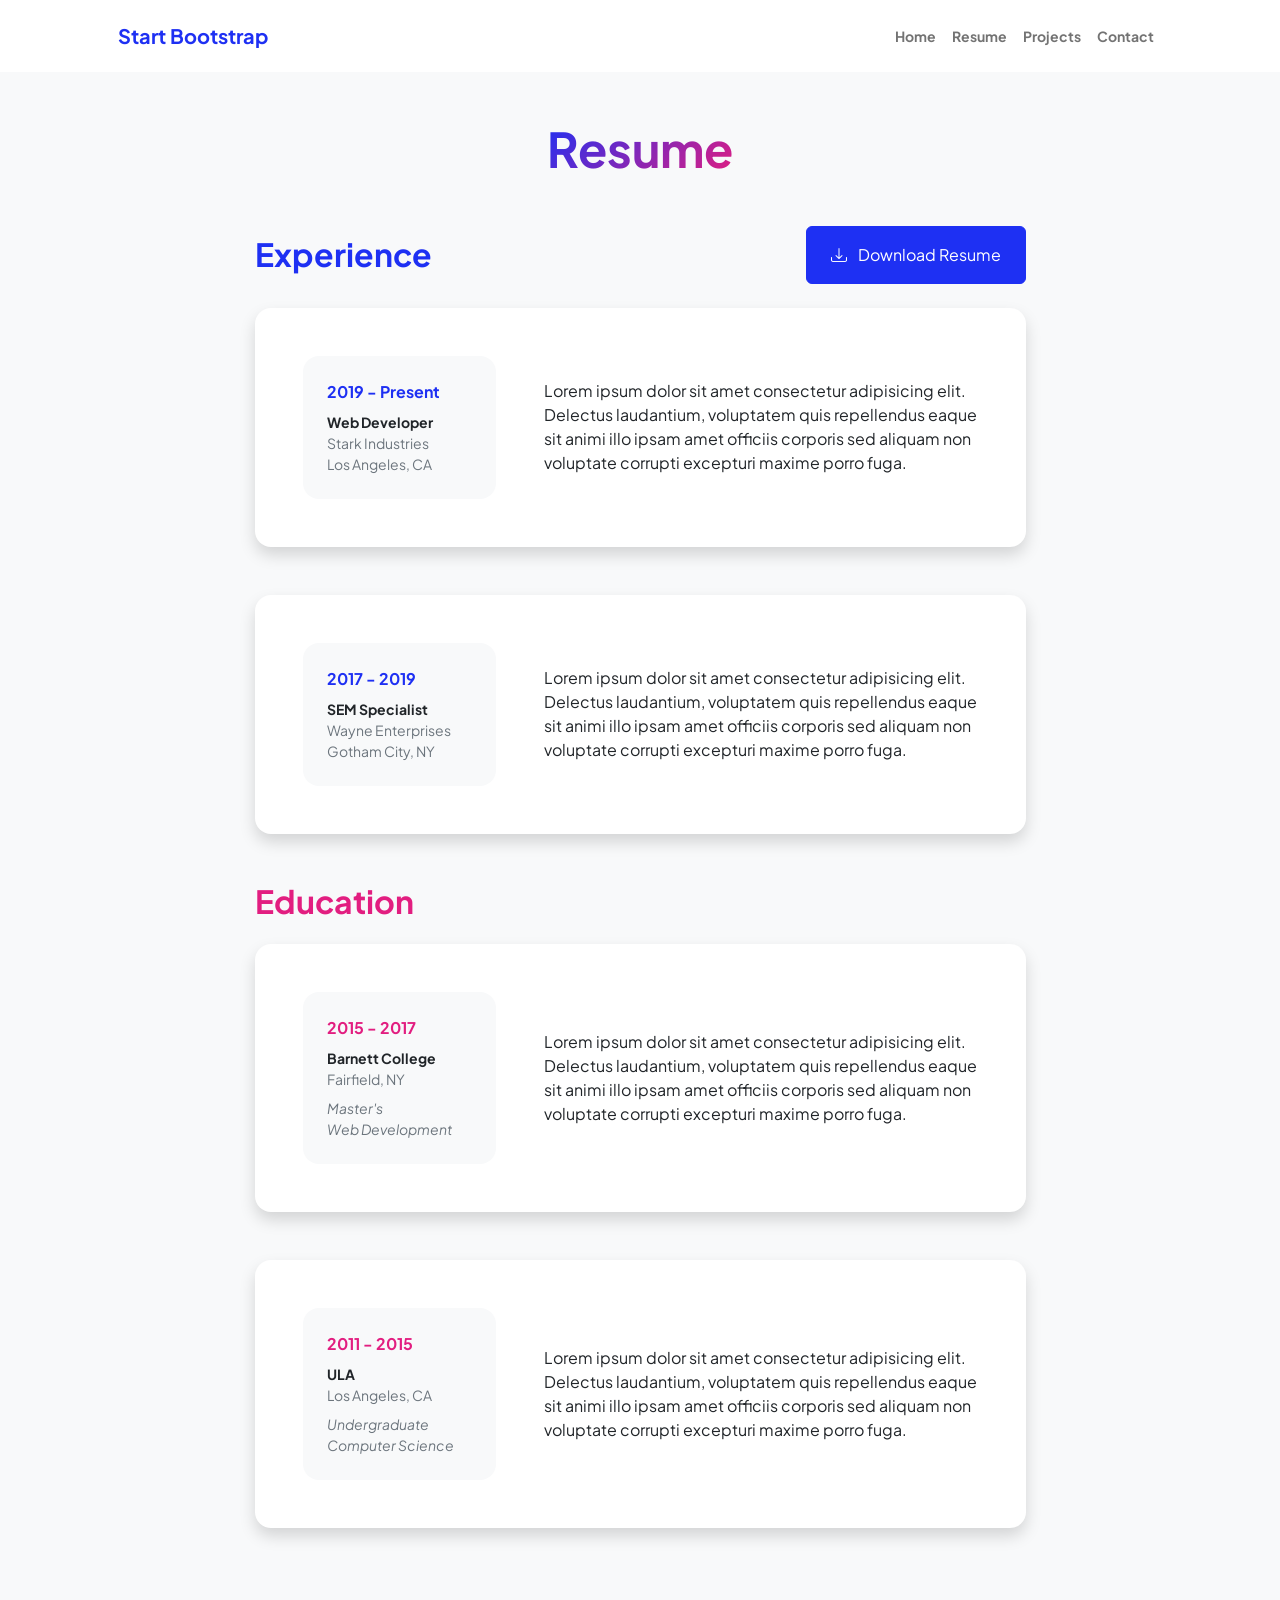
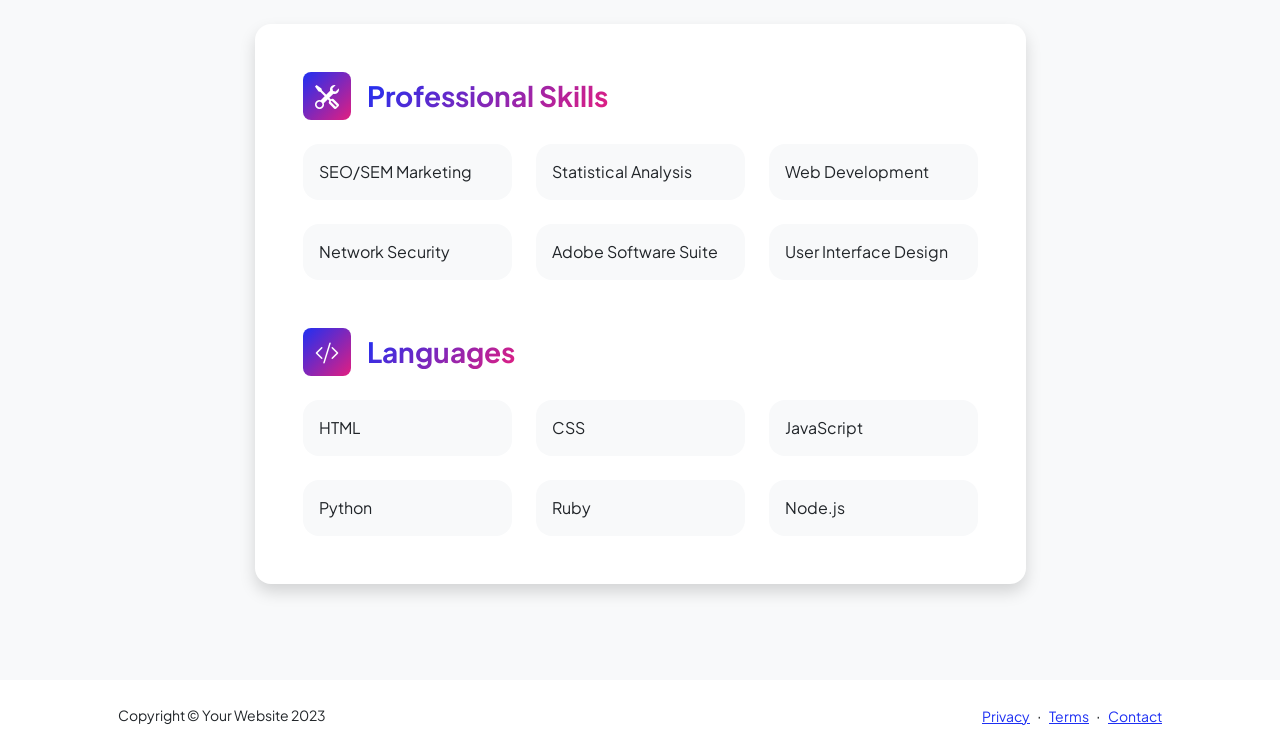
<file: resume.html>
<!DOCTYPE html>
<html lang="en">
    <head>
        <meta charset="utf-8" />
        <meta name="viewport" content="width=device-width, initial-scale=1, shrink-to-fit=no" />
        <meta name="description" content="" />
        <meta name="author" content="" />
        <title>Personal - Start Bootstrap Template</title>
        <!-- Favicon-->
        <link rel="icon" type="image/x-icon" href="assets/favicon.ico" />
        <!-- Custom Google font-->
        <link rel="preconnect" href="https://fonts.googleapis.com" />
        <link rel="preconnect" href="https://fonts.gstatic.com" crossorigin />
        <link href="https://fonts.googleapis.com/css2?family=Plus+Jakarta+Sans:wght@100;200;300;400;500;600;700;800;900&amp;display=swap" rel="stylesheet" />
        <!-- Bootstrap icons-->
        <link href="https://cdn.jsdelivr.net/npm/bootstrap-icons@1.8.1/font/bootstrap-icons.css" rel="stylesheet" />
        <!-- Core theme CSS (includes Bootstrap)-->
        <link href="css/styles.css" rel="stylesheet" />
    </head>
    <body class="d-flex flex-column h-100 bg-light">
        <main class="flex-shrink-0">
            <!-- Navigation-->
            <nav class="navbar navbar-expand-lg navbar-light bg-white py-3">
                <div class="container px-5">
                    <a class="navbar-brand" href="index.html"><span class="fw-bolder text-primary">Start Bootstrap</span></a>
                    <button class="navbar-toggler" type="button" data-bs-toggle="collapse" data-bs-target="#navbarSupportedContent" aria-controls="navbarSupportedContent" aria-expanded="false" aria-label="Toggle navigation"><span class="navbar-toggler-icon"></span></button>
                    <div class="collapse navbar-collapse" id="navbarSupportedContent">
                        <ul class="navbar-nav ms-auto mb-2 mb-lg-0 small fw-bolder">
                            <li class="nav-item"><a class="nav-link" href="index.html">Home</a></li>
                            <li class="nav-item"><a class="nav-link" href="resume.html">Resume</a></li>
                            <li class="nav-item"><a class="nav-link" href="projects.html">Projects</a></li>
                            <li class="nav-item"><a class="nav-link" href="contact.html">Contact</a></li>
                        </ul>
                    </div>
                </div>
            </nav>
            <!-- Page Content-->
            <div class="container px-5 my-5">
                <div class="text-center mb-5">
                    <h1 class="display-5 fw-bolder mb-0"><span class="text-gradient d-inline">Resume</span></h1>
                </div>
                <div class="row gx-5 justify-content-center">
                    <div class="col-lg-11 col-xl-9 col-xxl-8">
                        <!-- Experience Section-->
                        <section>
                            <div class="d-flex align-items-center justify-content-between mb-4">
                                <h2 class="text-primary fw-bolder mb-0">Experience</h2>
                                <!-- Download resume button-->
                                <!-- Note: Set the link href target to a PDF file within your project-->
                                <a class="btn btn-primary px-4 py-3" href="#!">
                                    <div class="d-inline-block bi bi-download me-2"></div>
                                    Download Resume
                                </a>
                            </div>
                            <!-- Experience Card 1-->
                            <div class="card shadow border-0 rounded-4 mb-5">
                                <div class="card-body p-5">
                                    <div class="row align-items-center gx-5">
                                        <div class="col text-center text-lg-start mb-4 mb-lg-0">
                                            <div class="bg-light p-4 rounded-4">
                                                <div class="text-primary fw-bolder mb-2">2019 - Present</div>
                                                <div class="small fw-bolder">Web Developer</div>
                                                <div class="small text-muted">Stark Industries</div>
                                                <div class="small text-muted">Los Angeles, CA</div>
                                            </div>
                                        </div>
                                        <div class="col-lg-8"><div>Lorem ipsum dolor sit amet consectetur adipisicing elit. Delectus laudantium, voluptatem quis repellendus eaque sit animi illo ipsam amet officiis corporis sed aliquam non voluptate corrupti excepturi maxime porro fuga.</div></div>
                                    </div>
                                </div>
                            </div>
                            <!-- Experience Card 2-->
                            <div class="card shadow border-0 rounded-4 mb-5">
                                <div class="card-body p-5">
                                    <div class="row align-items-center gx-5">
                                        <div class="col text-center text-lg-start mb-4 mb-lg-0">
                                            <div class="bg-light p-4 rounded-4">
                                                <div class="text-primary fw-bolder mb-2">2017 - 2019</div>
                                                <div class="small fw-bolder">SEM Specialist</div>
                                                <div class="small text-muted">Wayne Enterprises</div>
                                                <div class="small text-muted">Gotham City, NY</div>
                                            </div>
                                        </div>
                                        <div class="col-lg-8"><div>Lorem ipsum dolor sit amet consectetur adipisicing elit. Delectus laudantium, voluptatem quis repellendus eaque sit animi illo ipsam amet officiis corporis sed aliquam non voluptate corrupti excepturi maxime porro fuga.</div></div>
                                    </div>
                                </div>
                            </div>
                        </section>
                        <!-- Education Section-->
                        <section>
                            <h2 class="text-secondary fw-bolder mb-4">Education</h2>
                            <!-- Education Card 1-->
                            <div class="card shadow border-0 rounded-4 mb-5">
                                <div class="card-body p-5">
                                    <div class="row align-items-center gx-5">
                                        <div class="col text-center text-lg-start mb-4 mb-lg-0">
                                            <div class="bg-light p-4 rounded-4">
                                                <div class="text-secondary fw-bolder mb-2">2015 - 2017</div>
                                                <div class="mb-2">
                                                    <div class="small fw-bolder">Barnett College</div>
                                                    <div class="small text-muted">Fairfield, NY</div>
                                                </div>
                                                <div class="fst-italic">
                                                    <div class="small text-muted">Master's</div>
                                                    <div class="small text-muted">Web Development</div>
                                                </div>
                                            </div>
                                        </div>
                                        <div class="col-lg-8"><div>Lorem ipsum dolor sit amet consectetur adipisicing elit. Delectus laudantium, voluptatem quis repellendus eaque sit animi illo ipsam amet officiis corporis sed aliquam non voluptate corrupti excepturi maxime porro fuga.</div></div>
                                    </div>
                                </div>
                            </div>
                            <!-- Education Card 2-->
                            <div class="card shadow border-0 rounded-4 mb-5">
                                <div class="card-body p-5">
                                    <div class="row align-items-center gx-5">
                                        <div class="col text-center text-lg-start mb-4 mb-lg-0">
                                            <div class="bg-light p-4 rounded-4">
                                                <div class="text-secondary fw-bolder mb-2">2011 - 2015</div>
                                                <div class="mb-2">
                                                    <div class="small fw-bolder">ULA</div>
                                                    <div class="small text-muted">Los Angeles, CA</div>
                                                </div>
                                                <div class="fst-italic">
                                                    <div class="small text-muted">Undergraduate</div>
                                                    <div class="small text-muted">Computer Science</div>
                                                </div>
                                            </div>
                                        </div>
                                        <div class="col-lg-8"><div>Lorem ipsum dolor sit amet consectetur adipisicing elit. Delectus laudantium, voluptatem quis repellendus eaque sit animi illo ipsam amet officiis corporis sed aliquam non voluptate corrupti excepturi maxime porro fuga.</div></div>
                                    </div>
                                </div>
                            </div>
                        </section>
                        <!-- Divider-->
                        <div class="pb-5"></div>
                        <!-- Skills Section-->
                        <section>
                            <!-- Skillset Card-->
                            <div class="card shadow border-0 rounded-4 mb-5">
                                <div class="card-body p-5">
                                    <!-- Professional skills list-->
                                    <div class="mb-5">
                                        <div class="d-flex align-items-center mb-4">
                                            <div class="feature bg-primary bg-gradient-primary-to-secondary text-white rounded-3 me-3"><i class="bi bi-tools"></i></div>
                                            <h3 class="fw-bolder mb-0"><span class="text-gradient d-inline">Professional Skills</span></h3>
                                        </div>
                                        <div class="row row-cols-1 row-cols-md-3 mb-4">
                                            <div class="col mb-4 mb-md-0"><div class="d-flex align-items-center bg-light rounded-4 p-3 h-100">SEO/SEM Marketing</div></div>
                                            <div class="col mb-4 mb-md-0"><div class="d-flex align-items-center bg-light rounded-4 p-3 h-100">Statistical Analysis</div></div>
                                            <div class="col"><div class="d-flex align-items-center bg-light rounded-4 p-3 h-100">Web Development</div></div>
                                        </div>
                                        <div class="row row-cols-1 row-cols-md-3">
                                            <div class="col mb-4 mb-md-0"><div class="d-flex align-items-center bg-light rounded-4 p-3 h-100">Network Security</div></div>
                                            <div class="col mb-4 mb-md-0"><div class="d-flex align-items-center bg-light rounded-4 p-3 h-100">Adobe Software Suite</div></div>
                                            <div class="col"><div class="d-flex align-items-center bg-light rounded-4 p-3 h-100">User Interface Design</div></div>
                                        </div>
                                    </div>
                                    <!-- Languages list-->
                                    <div class="mb-0">
                                        <div class="d-flex align-items-center mb-4">
                                            <div class="feature bg-primary bg-gradient-primary-to-secondary text-white rounded-3 me-3"><i class="bi bi-code-slash"></i></div>
                                            <h3 class="fw-bolder mb-0"><span class="text-gradient d-inline">Languages</span></h3>
                                        </div>
                                        <div class="row row-cols-1 row-cols-md-3 mb-4">
                                            <div class="col mb-4 mb-md-0"><div class="d-flex align-items-center bg-light rounded-4 p-3 h-100">HTML</div></div>
                                            <div class="col mb-4 mb-md-0"><div class="d-flex align-items-center bg-light rounded-4 p-3 h-100">CSS</div></div>
                                            <div class="col"><div class="d-flex align-items-center bg-light rounded-4 p-3 h-100">JavaScript</div></div>
                                        </div>
                                        <div class="row row-cols-1 row-cols-md-3">
                                            <div class="col mb-4 mb-md-0"><div class="d-flex align-items-center bg-light rounded-4 p-3 h-100">Python</div></div>
                                            <div class="col mb-4 mb-md-0"><div class="d-flex align-items-center bg-light rounded-4 p-3 h-100">Ruby</div></div>
                                            <div class="col"><div class="d-flex align-items-center bg-light rounded-4 p-3 h-100">Node.js</div></div>
                                        </div>
                                    </div>
                                </div>
                            </div>
                        </section>
                    </div>
                </div>
            </div>
        </main>
        <!-- Footer-->
        <footer class="bg-white py-4 mt-auto">
            <div class="container px-5">
                <div class="row align-items-center justify-content-between flex-column flex-sm-row">
                    <div class="col-auto"><div class="small m-0">Copyright &copy; Your Website 2023</div></div>
                    <div class="col-auto">
                        <a class="small" href="#!">Privacy</a>
                        <span class="mx-1">&middot;</span>
                        <a class="small" href="#!">Terms</a>
                        <span class="mx-1">&middot;</span>
                        <a class="small" href="#!">Contact</a>
                    </div>
                </div>
            </div>
        </footer>
        <!-- Bootstrap core JS-->
        <script src="https://cdn.jsdelivr.net/npm/bootstrap@5.2.3/dist/js/bootstrap.bundle.min.js"></script>
        <!-- Core theme JS-->
        <script src="js/scripts.js"></script>
    </body>
</html>
</file>
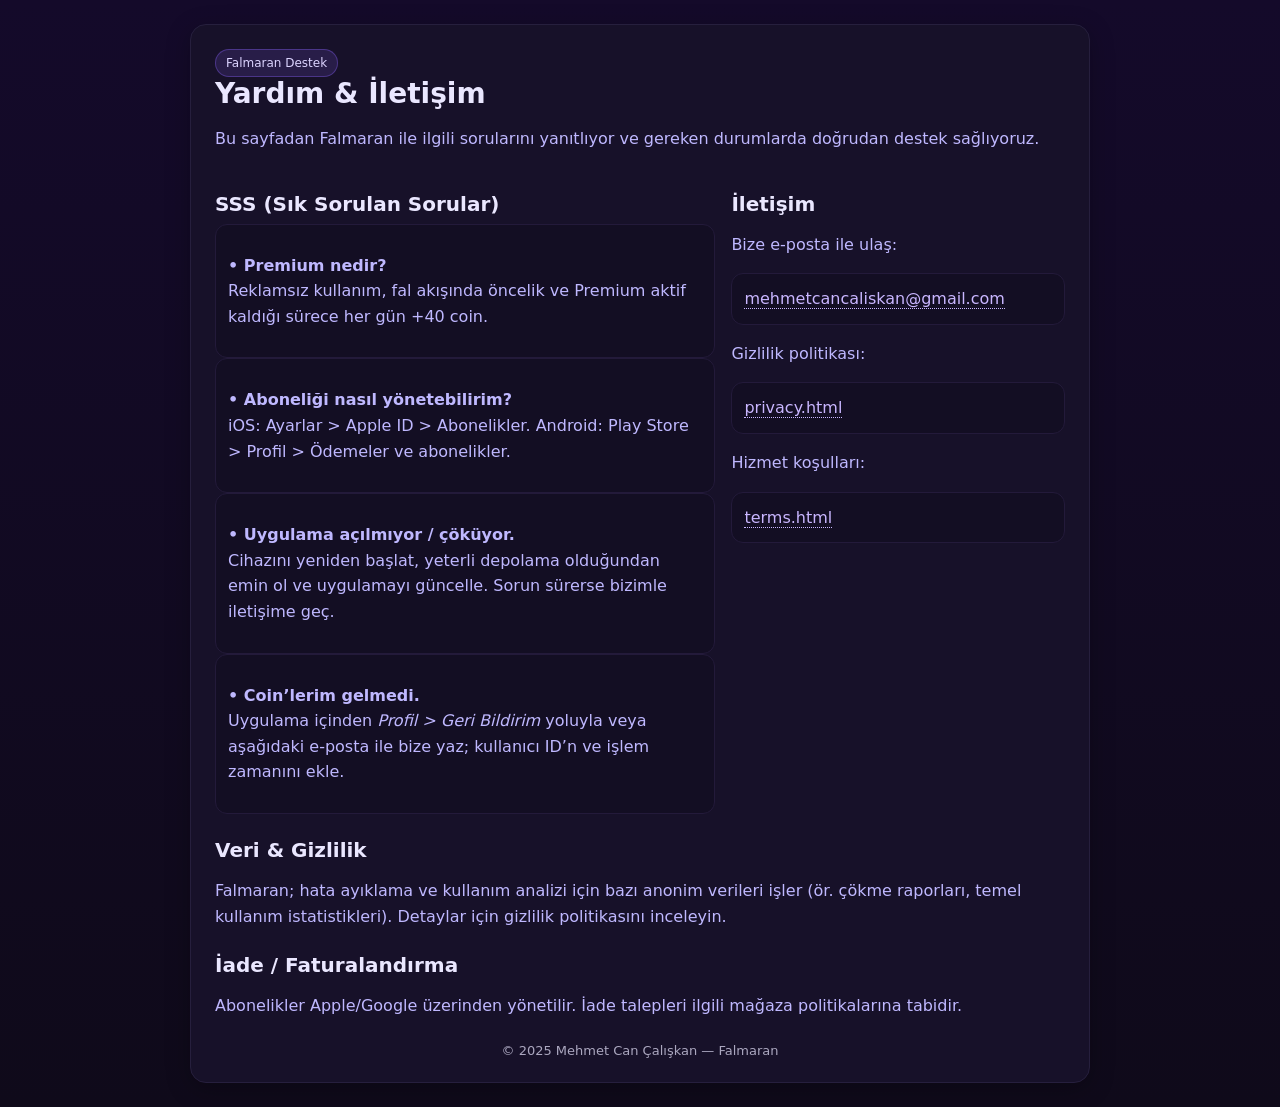
<file: support.html>
<!DOCTYPE html>
<html lang="tr">
<head>
  <meta charset="utf-8" />
  <meta name="viewport" content="width=device-width,initial-scale=1" />
  <title>Falmaran Destek</title>
  <meta name="description" content="Falmaran destek ve iletişim sayfası. SSS, iletişim, gizlilik politikası ve abonelik bilgileri." />
  <link rel="icon" href="favicon.ico" />
  <style>
    :root { --bg:#0f0a1a; --card:#171129; --text:#eae7ff; --muted:#bfb8ff; --accent:#8a63ff; }
    html,body { margin:0; font-family: system-ui, -apple-system, Segoe UI, Roboto, Arial, sans-serif; color:var(--text); background:linear-gradient(180deg,#140a2a, #0f0a1a); }
    .wrap { max-width:900px; margin:0 auto; padding:24px; }
    .card { background:var(--card); border:1px solid #261f3d; border-radius:16px; padding:24px; box-shadow: 0 6px 24px rgba(0,0,0,.25); }
    h1{font-size:28px;margin:0 0 12px}
    h2{font-size:20px;margin:24px 0 8px}
    p,li{line-height:1.6;color:var(--muted)}
    a{color:#c9b6ff;text-decoration:none;border-bottom:1px dotted #c9b6ff}
    .grid{display:grid;gap:16px}
    @media(min-width:768px){.grid{grid-template-columns:1.2fr .8fr}}
    .badge{display:inline-block;background:rgba(138,99,255,.15);border:1px solid rgba(138,99,255,.35);padding:6px 10px;border-radius:999px;font-size:12px;color:#dcd4ff}
    .list{margin:8px 0 0; padding-left:18px}
    .box{background:#130e23;border:1px solid #231a3a;border-radius:12px;padding:12px}
    footer{opacity:.7;margin-top:24px;font-size:13px;text-align:center}
  </style>
</head>
<body>
  <div class="wrap">
    <div class="card">
      <span class="badge">Falmaran Destek</span>
      <h1>Yardım & İletişim</h1>
      <p>Bu sayfadan Falmaran ile ilgili sorularını yanıtlıyor ve gereken durumlarda doğrudan destek sağlıyoruz.</p>

      <div class="grid">
        <section>
          <h2>SSS (Sık Sorulan Sorular)</h2>
          <div class="box">
            <p><strong>• Premium nedir?</strong><br/>Reklamsız kullanım, fal akışında öncelik ve Premium aktif kaldığı sürece her gün +40 coin.</p>
          </div>
          <div class="box">
            <p><strong>• Aboneliği nasıl yönetebilirim?</strong><br/>iOS: Ayarlar &gt; Apple ID &gt; Abonelikler. Android: Play Store &gt; Profil &gt; Ödemeler ve abonelikler.</p>
          </div>
          <div class="box">
            <p><strong>• Uygulama açılmıyor / çöküyor.</strong><br/>Cihazını yeniden başlat, yeterli depolama olduğundan emin ol ve uygulamayı güncelle. Sorun sürerse bizimle iletişime geç.</p>
          </div>
          <div class="box">
            <p><strong>• Coin’lerim gelmedi.</strong><br/>Uygulama içinden <em>Profil &gt; Geri Bildirim</em> yoluyla veya aşağıdaki e-posta ile bize yaz; kullanıcı ID’n ve işlem zamanını ekle.</p>
          </div>
        </section>

        <aside>
          <h2>İletişim</h2>
          <p>Bize e-posta ile ulaş:</p>
          <p class="box">
            <a href="mailto:mehmetcancaliskan@gmail.com?subject=Falmaran%20Destek">mehmetcancaliskan@gmail.com</a>
          </p>
          <p>Gizlilik politikası:</p>
          <p class="box"><a href="https://mehmetcancaliskan.github.io/privacy.html">privacy.html</a></p>
          <p>Hizmet koşulları:</p>
          <p class="box"><a href="https://mehmetcancaliskan.github.io/terms.html">terms.html</a></p>
        </aside>
      </div>

      <h2>Veri & Gizlilik</h2>
      <p>Falmaran; hata ayıklama ve kullanım analizi için bazı anonim verileri işler (ör. çökme raporları, temel kullanım istatistikleri). Detaylar için gizlilik politikasını inceleyin.</p>

      <h2>İade / Faturalandırma</h2>
      <p>Abonelikler Apple/Google üzerinden yönetilir. İade talepleri ilgili mağaza politikalarına tabidir.</p>

      <footer>© 2025 Mehmet Can Çalışkan — Falmaran</footer>
    </div>
  </div>
</body>
</html>
</file>
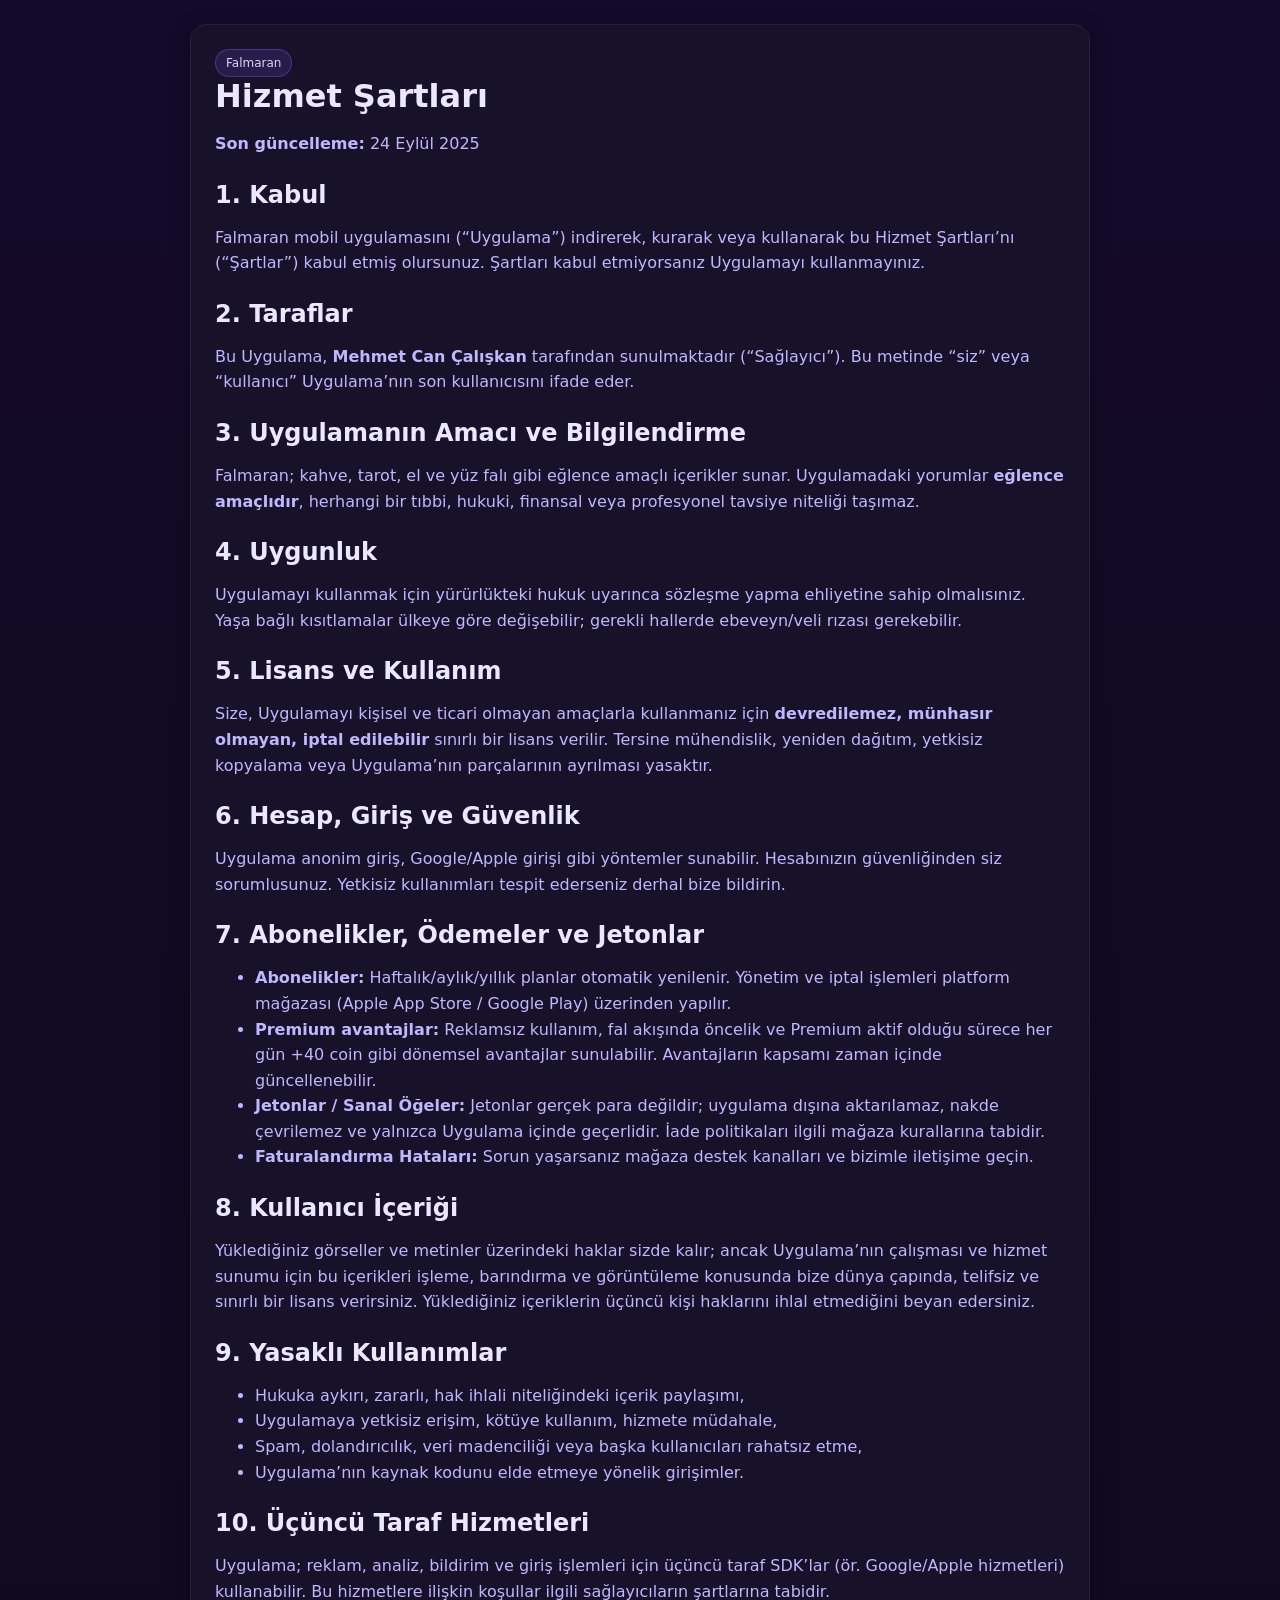
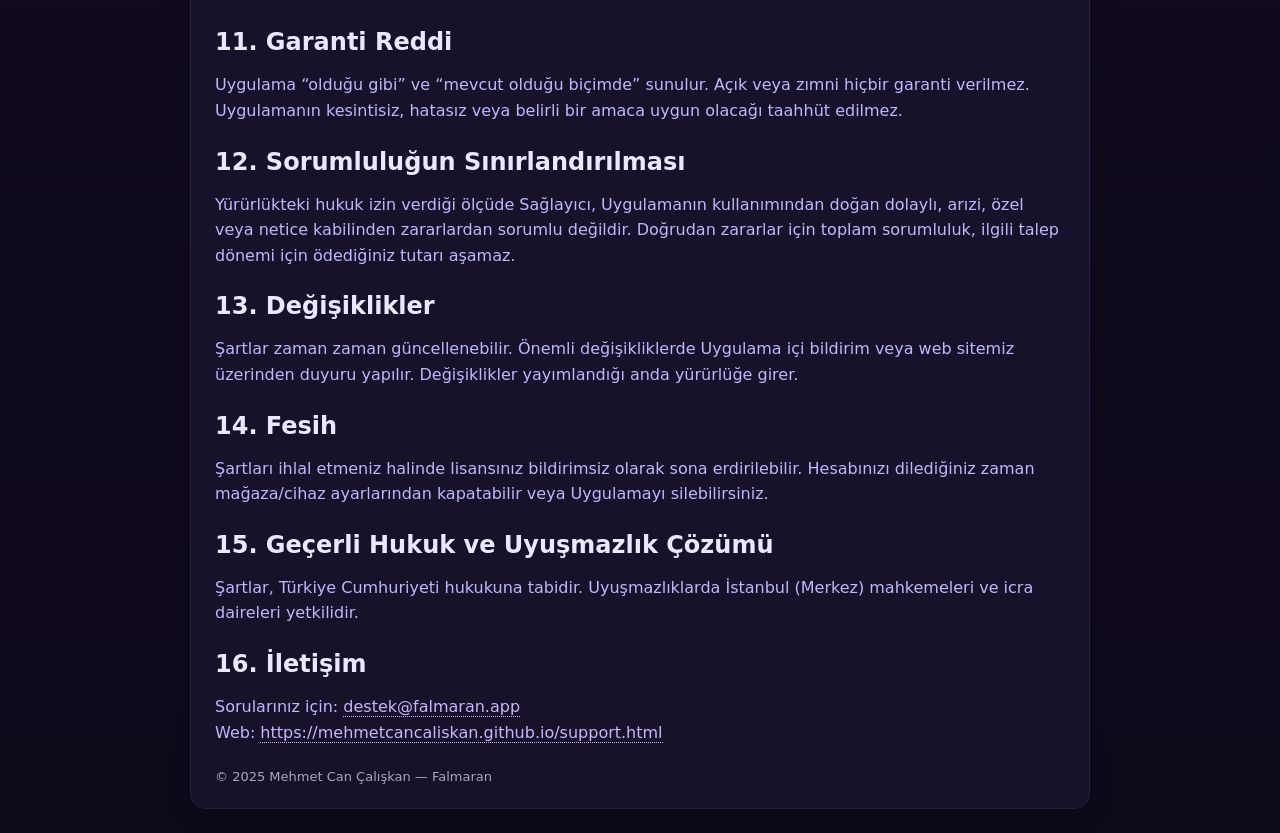
<file: terms.html>
<!DOCTYPE html>
<html lang="tr">
<head>
  <meta charset="utf-8" />
  <meta name="viewport" content="width=device-width,initial-scale=1" />
  <title>Falmaran - Hizmet Şartları</title>
  <meta name="description" content="Falmaran uygulaması için Hizmet Şartları (Terms of Service)" />
  <style>
    :root { --bg:#0f0a1a; --card:#171129; --text:#eae7ff; --muted:#bfb8ff; --accent:#8a63ff; }
    html,body{margin:0;background:linear-gradient(180deg,#140a2a,#0f0a1a);color:var(--text);font-family:system-ui,-apple-system,Segoe UI,Roboto,Arial,sans-serif}
    .wrap{max-width:900px;margin:0 auto;padding:24px}
    .card{background:#171129;border:1px solid #261f3d;border-radius:16px;padding:24px;box-shadow:0 6px 24px rgba(0,0,0,.25)}
    h1{margin:0 0 8px} h2{margin:24px 0 8px} p,li{line-height:1.6;color:var(--muted)}
    a{color:#c9b6ff;text-decoration:none;border-bottom:1px dotted #c9b6ff}
    .badge{display:inline-block;background:rgba(138,99,255,.15);border:1px solid rgba(138,99,255,.35);padding:6px 10px;border-radius:999px;font-size:12px;color:#dcd4ff}
    footer{opacity:.7;margin-top:24px;font-size:13px}
  </style>
</head>
<body>
  <div class="wrap">
    <div class="card">
      <span class="badge">Falmaran</span>
      <h1>Hizmet Şartları</h1>
      <p><strong>Son güncelleme:</strong> 24 Eylül 2025</p>

      <h2>1. Kabul</h2>
      <p>Falmaran mobil uygulamasını (“Uygulama”) indirerek, kurarak veya kullanarak bu Hizmet Şartları’nı (“Şartlar”) kabul etmiş olursunuz. Şartları kabul etmiyorsanız Uygulamayı kullanmayınız.</p>

      <h2>2. Taraflar</h2>
      <p>Bu Uygulama, <strong>Mehmet Can Çalışkan</strong> tarafından sunulmaktadır (“Sağlayıcı”). Bu metinde “siz” veya “kullanıcı” Uygulama’nın son kullanıcısını ifade eder.</p>

      <h2>3. Uygulamanın Amacı ve Bilgilendirme</h2>
      <p>Falmaran; kahve, tarot, el ve yüz falı gibi eğlence amaçlı içerikler sunar. Uygulamadaki yorumlar <strong>eğlence amaçlıdır</strong>, herhangi bir tıbbi, hukuki, finansal veya profesyonel tavsiye niteliği taşımaz.</p>

      <h2>4. Uygunluk</h2>
      <p>Uygulamayı kullanmak için yürürlükteki hukuk uyarınca sözleşme yapma ehliyetine sahip olmalısınız. Yaşa bağlı kısıtlamalar ülkeye göre değişebilir; gerekli hallerde ebeveyn/veli rızası gerekebilir.</p>

      <h2>5. Lisans ve Kullanım</h2>
      <p>Size, Uygulamayı kişisel ve ticari olmayan amaçlarla kullanmanız için <strong>devredilemez, münhasır olmayan, iptal edilebilir</strong> sınırlı bir lisans verilir. Tersine mühendislik, yeniden dağıtım, yetkisiz kopyalama veya Uygulama’nın parçalarının ayrılması yasaktır.</p>

      <h2>6. Hesap, Giriş ve Güvenlik</h2>
      <p>Uygulama anonim giriş, Google/Apple girişi gibi yöntemler sunabilir. Hesabınızın güvenliğinden siz sorumlusunuz. Yetkisiz kullanımları tespit ederseniz derhal bize bildirin.</p>

      <h2>7. Abonelikler, Ödemeler ve Jetonlar</h2>
      <ul>
        <li><strong>Abonelikler:</strong> Haftalık/aylık/yıllık planlar otomatik yenilenir. Yönetim ve iptal işlemleri platform mağazası (Apple App Store / Google Play) üzerinden yapılır.</li>
        <li><strong>Premium avantajlar:</strong> Reklamsız kullanım, fal akışında öncelik ve Premium aktif olduğu sürece her gün +40 coin gibi dönemsel avantajlar sunulabilir. Avantajların kapsamı zaman içinde güncellenebilir.</li>
        <li><strong>Jetonlar / Sanal Öğeler:</strong> Jetonlar gerçek para değildir; uygulama dışına aktarılamaz, nakde çevrilemez ve yalnızca Uygulama içinde geçerlidir. İade politikaları ilgili mağaza kurallarına tabidir.</li>
        <li><strong>Faturalandırma Hataları:</strong> Sorun yaşarsanız mağaza destek kanalları ve bizimle iletişime geçin.</li>
      </ul>

      <h2>8. Kullanıcı İçeriği</h2>
      <p>Yüklediğiniz görseller ve metinler üzerindeki haklar sizde kalır; ancak Uygulama’nın çalışması ve hizmet sunumu için bu içerikleri işleme, barındırma ve görüntüleme konusunda bize dünya çapında, telifsiz ve sınırlı bir lisans verirsiniz. Yüklediğiniz içeriklerin üçüncü kişi haklarını ihlal etmediğini beyan edersiniz.</p>

      <h2>9. Yasaklı Kullanımlar</h2>
      <ul>
        <li>Hukuka aykırı, zararlı, hak ihlali niteliğindeki içerik paylaşımı,</li>
        <li>Uygulamaya yetkisiz erişim, kötüye kullanım, hizmete müdahale,</li>
        <li>Spam, dolandırıcılık, veri madenciliği veya başka kullanıcıları rahatsız etme,</li>
        <li>Uygulama’nın kaynak kodunu elde etmeye yönelik girişimler.</li>
      </ul>

      <h2>10. Üçüncü Taraf Hizmetleri</h2>
      <p>Uygulama; reklam, analiz, bildirim ve giriş işlemleri için üçüncü taraf SDK’lar (ör. Google/Apple hizmetleri) kullanabilir. Bu hizmetlere ilişkin koşullar ilgili sağlayıcıların şartlarına tabidir.</p>

      <h2>11. Garanti Reddi</h2>
      <p>Uygulama “olduğu gibi” ve “mevcut olduğu biçimde” sunulur. Açık veya zımni hiçbir garanti verilmez. Uygulamanın kesintisiz, hatasız veya belirli bir amaca uygun olacağı taahhüt edilmez.</p>

      <h2>12. Sorumluluğun Sınırlandırılması</h2>
      <p>Yürürlükteki hukuk izin verdiği ölçüde Sağlayıcı, Uygulamanın kullanımından doğan dolaylı, arızi, özel veya netice kabilinden zararlardan sorumlu değildir. Doğrudan zararlar için toplam sorumluluk, ilgili talep dönemi için ödediğiniz tutarı aşamaz.</p>

      <h2>13. Değişiklikler</h2>
      <p>Şartlar zaman zaman güncellenebilir. Önemli değişikliklerde Uygulama içi bildirim veya web sitemiz üzerinden duyuru yapılır. Değişiklikler yayımlandığı anda yürürlüğe girer.</p>

      <h2>14. Fesih</h2>
      <p>Şartları ihlal etmeniz halinde lisansınız bildirimsiz olarak sona erdirilebilir. Hesabınızı dilediğiniz zaman mağaza/cihaz ayarlarından kapatabilir veya Uygulamayı silebilirsiniz.</p>

      <h2>15. Geçerli Hukuk ve Uyuşmazlık Çözümü</h2>
      <p>Şartlar, Türkiye Cumhuriyeti hukukuna tabidir. Uyuşmazlıklarda İstanbul (Merkez) mahkemeleri ve icra daireleri yetkilidir.</p>

      <h2>16. İletişim</h2>
      <p>Sorularınız için: <a href="mailto:destek@falmaran.app">destek@falmaran.app</a>  
      <br/>Web: <a href="https://mehmetcancaliskan.github.io/support.html">https://mehmetcancaliskan.github.io/support.html</a></p>

      <footer>© 2025 Mehmet Can Çalışkan — Falmaran</footer>
    </div>
  </div>
</body>
</html>
</file>
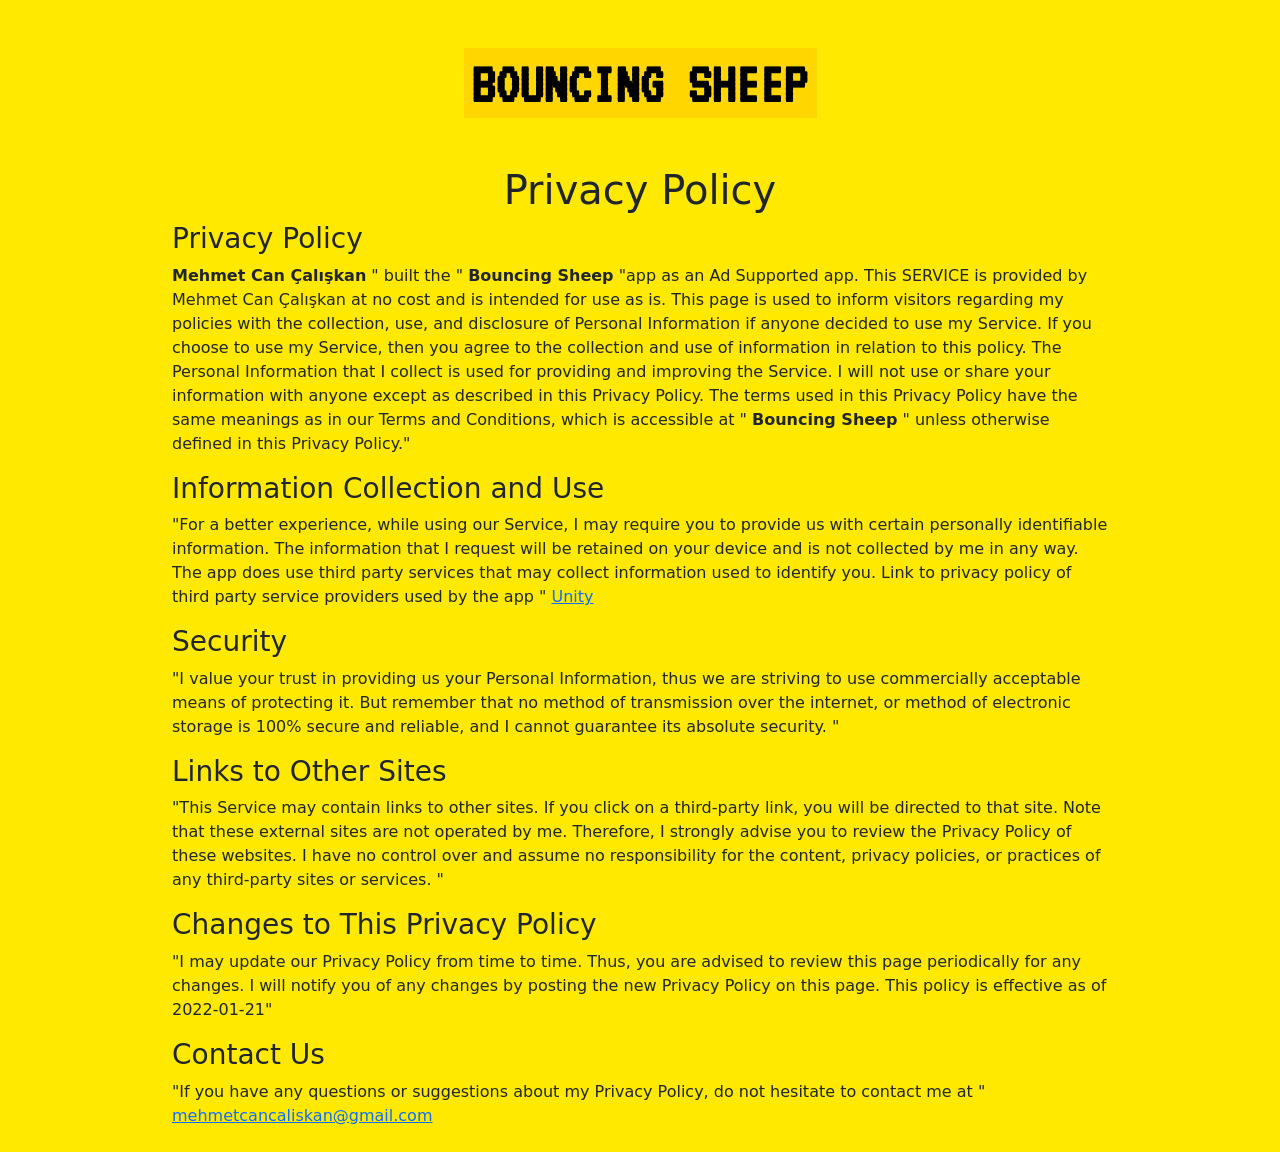
<file: product/privacy-policy.html>
<!doctype html>
<html lang="en">
  <head>
    <meta charset="utf-8">
    <meta name="viewport" content="width=device-width, initial-scale=1">
    <meta name="description" content="">
    <meta name="author" content="Mark Otto, Jacob Thornton, and Bootstrap contributors">
    <meta name="generator" content="Hugo 0.88.1">
    <title>Bouncing Sheep - Privacy Policy</title>

    <link rel="canonical" href="https://getbootstrap.com/docs/5.1/examples/product/">

    

    <!-- Bootstrap core CSS -->
<link href="../assets/dist/css/bootstrap.min.css" rel="stylesheet">

    <style>
      .bd-placeholder-img {
        font-size: 1.125rem;
        text-anchor: middle;
        -webkit-user-select: none;
        -moz-user-select: none;
        user-select: none;
      }

      @media (min-width: 768px) {
        .bd-placeholder-img-lg {
          font-size: 3.5rem;
        }
      }
    </style>

    
    <!-- Custom styles for this template -->
    <link href="product.css" rel="stylesheet">
    <link rel="icon" href="img/favicon.ico">
  </head>

  <body>
    <div class="container mb-4">
      <div  class="row justify-content-center">
        <div class="col-md-auto col-sm-8 col-10 m-5">
          <a href="./">
            <img src="img/logo.png" class="logo">
          </a>
        </div>
      </div>


      <h1 class="text-center title">Privacy Policy</h1>
      <h3>Privacy Policy</h3>
      <p>
        <b>Mehmet Can Çalışkan</b>
        " built the "
        <b>Bouncing Sheep</b>
         "app as an Ad Supported app. This SERVICE is provided by Mehmet Can Çalışkan at no cost and is intended for use as is.
          This page is used to inform visitors regarding my policies with the collection, use, and disclosure of Personal Information if anyone decided to use my Service.
          If you choose to use my Service, then you agree to the collection and use of information in relation to this policy. The Personal Information that I collect is used for providing and improving the Service. I will not use or share your information with anyone except as described in this Privacy Policy.
          The terms used in this Privacy Policy have the same meanings as in our Terms and Conditions, which is accessible at "
          <b>Bouncing Sheep</b>
          " unless otherwise defined in this Privacy Policy."            
      </p>
      <h3>Information Collection and Use</h3>
      <p>
        "For a better experience, while using our Service, I may require you to provide us with certain personally identifiable information. The information that I request will be retained on your device and is not collected by me in any way. The app does use third party services that may collect information used to identify you. Link to privacy policy of third party service providers used by the app " 
        <a href="https://unity3d.com/legal/privacy-policy">Unity</a>
      </p>
      <h3>Security</h3>
      <p>
        "I value your trust in providing us your Personal Information, thus we are striving to use commercially acceptable means of protecting it. But remember that no method of transmission over the internet, or method of electronic storage is 100% secure and reliable, and I cannot guarantee its absolute security. "         
      </p>
      <h3>Links to Other Sites</h3>
      <p>
        "This Service may contain links to other sites. If you click on a third-party link, you will be directed to that site. Note that these external sites are not operated by me. Therefore, I strongly advise you to review the Privacy Policy of these websites. I have no control over and assume no responsibility for the content, privacy policies, or practices of any third-party sites or services. "         
      </p>
      <h3>Changes to This Privacy Policy</h3>
      <p>
        "I may update our Privacy Policy from time to time. Thus, you are advised to review this page periodically for any changes. I will notify you of any changes by posting the new Privacy Policy on this page. This policy is effective as of 2022-01-21"         
      </p>
      <h3>Contact Us</h3>
      <p>
        "If you have any questions or suggestions about my Privacy Policy, do not hesitate to contact me at "
        <a href="mailto:mehmetcancaliskan@gmail.com">mehmetcancaliskan@gmail.com</a>     
      </p>

    </div>  
  </body>

</html>
</file>
<file: product/product.css>
body {
  background-color: #FFE900;
}

.container {
  max-width: 960px;
  
}

/*
 * Custom translucent site header
 */

.site-header {
  background-color: #ffc107;
  -webkit-backdrop-filter: saturate(180%) blur(20px);
  backdrop-filter: saturate(180%) blur(20px);
}
.site-header a {
  color: #ffc107;
  transition: color .15s ease-in-out;
}
.site-header a:hover {
  color: #fff;
  text-decoration: none;
}

/*
 * Dummy devices (replace them with your own or something else entirely!)
 */

.product-device {
  position: absolute;
  right: 10%;
  bottom: -30%;
  width: 300px;
  height: 540px;
  background-color: ;
  border-radius: 21px;
  transform: rotate(30deg);
}

.product-device::before {
  position: absolute;
  top: 10%;
  right: 10px;
  bottom: 10%;
  left: 10px;
  content: "";
  background-color: rgba(255, 255, 255, .1);
  border-radius: 5px;
}

.product-device-2 {
  top: -25%;
  right: auto;
  bottom: 0;
  left: 5%;
  background-color: #e5e5e5;
}


/*
 * Extra utilities
 */

.flex-equal > * {
  flex: 1;
}
@media (min-width: 768px) {
  .flex-md-equal > * {
    flex: 1;
  }
}
</file>
